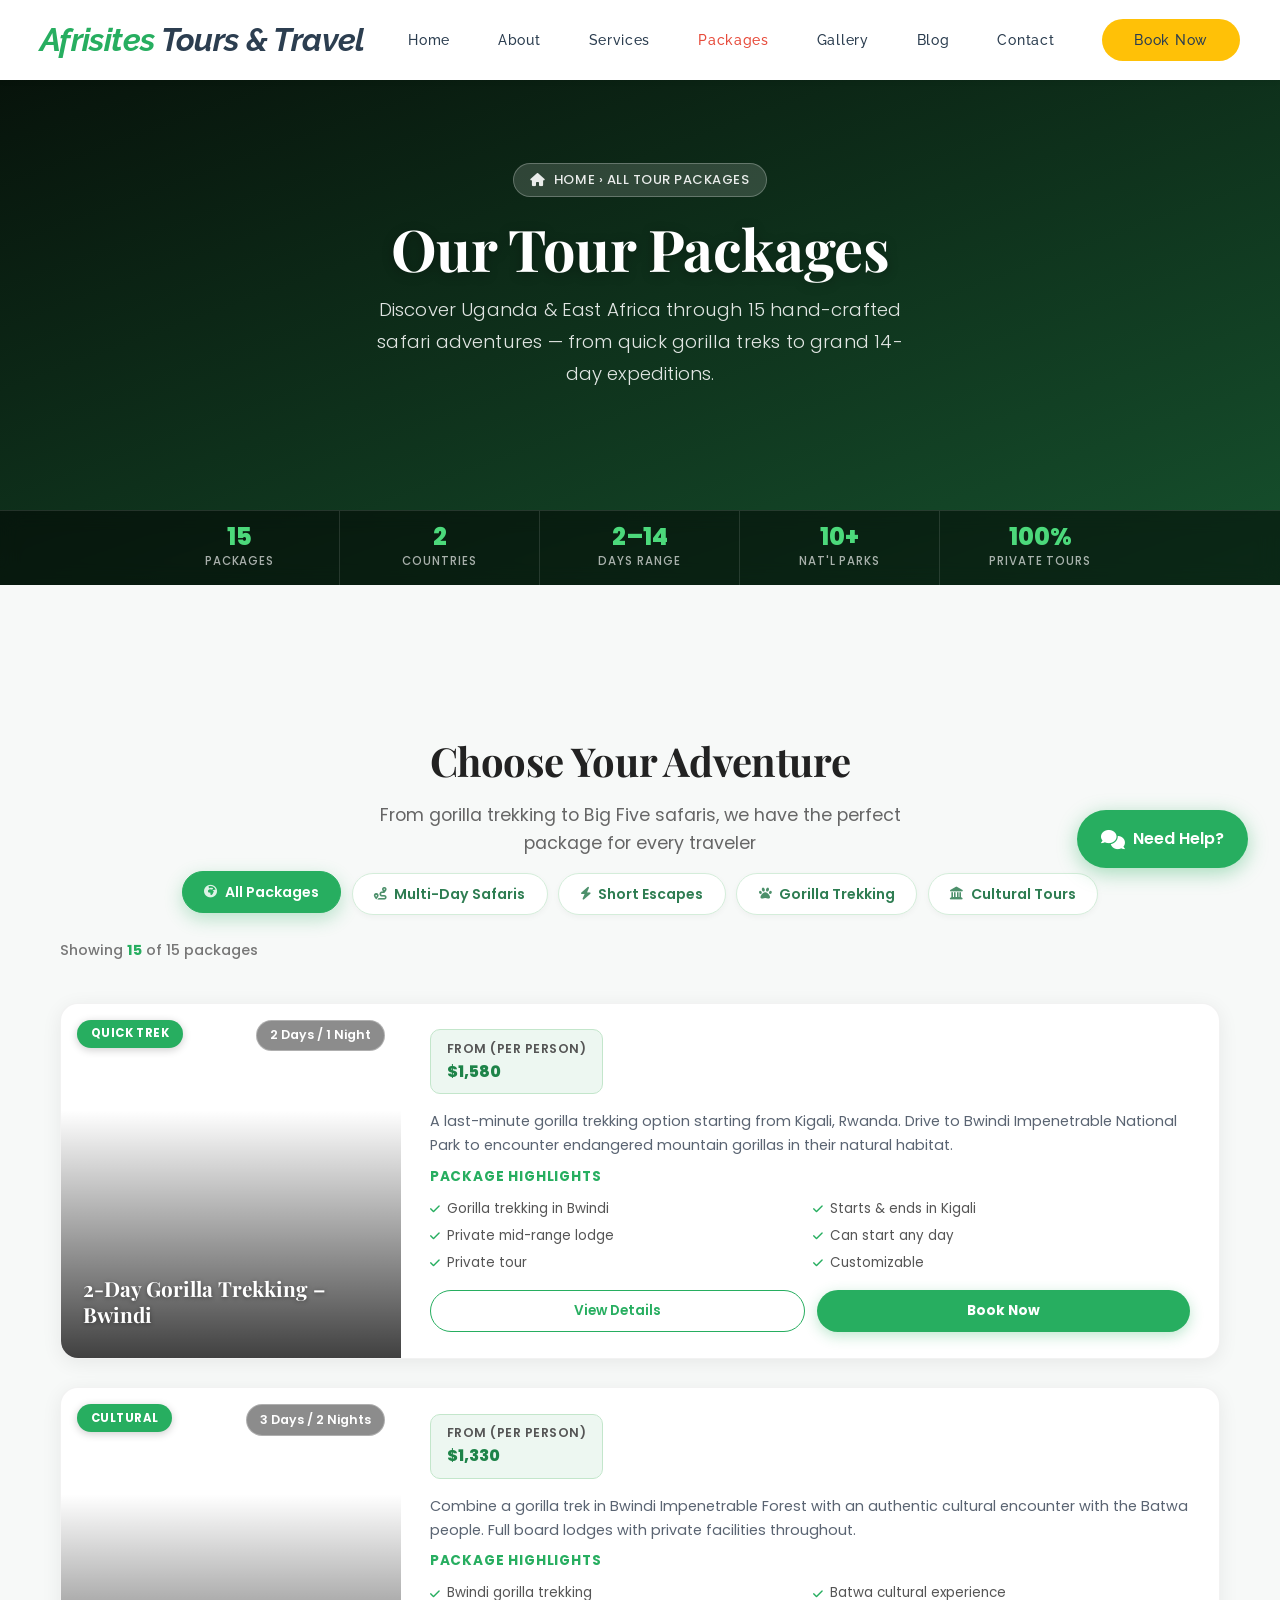
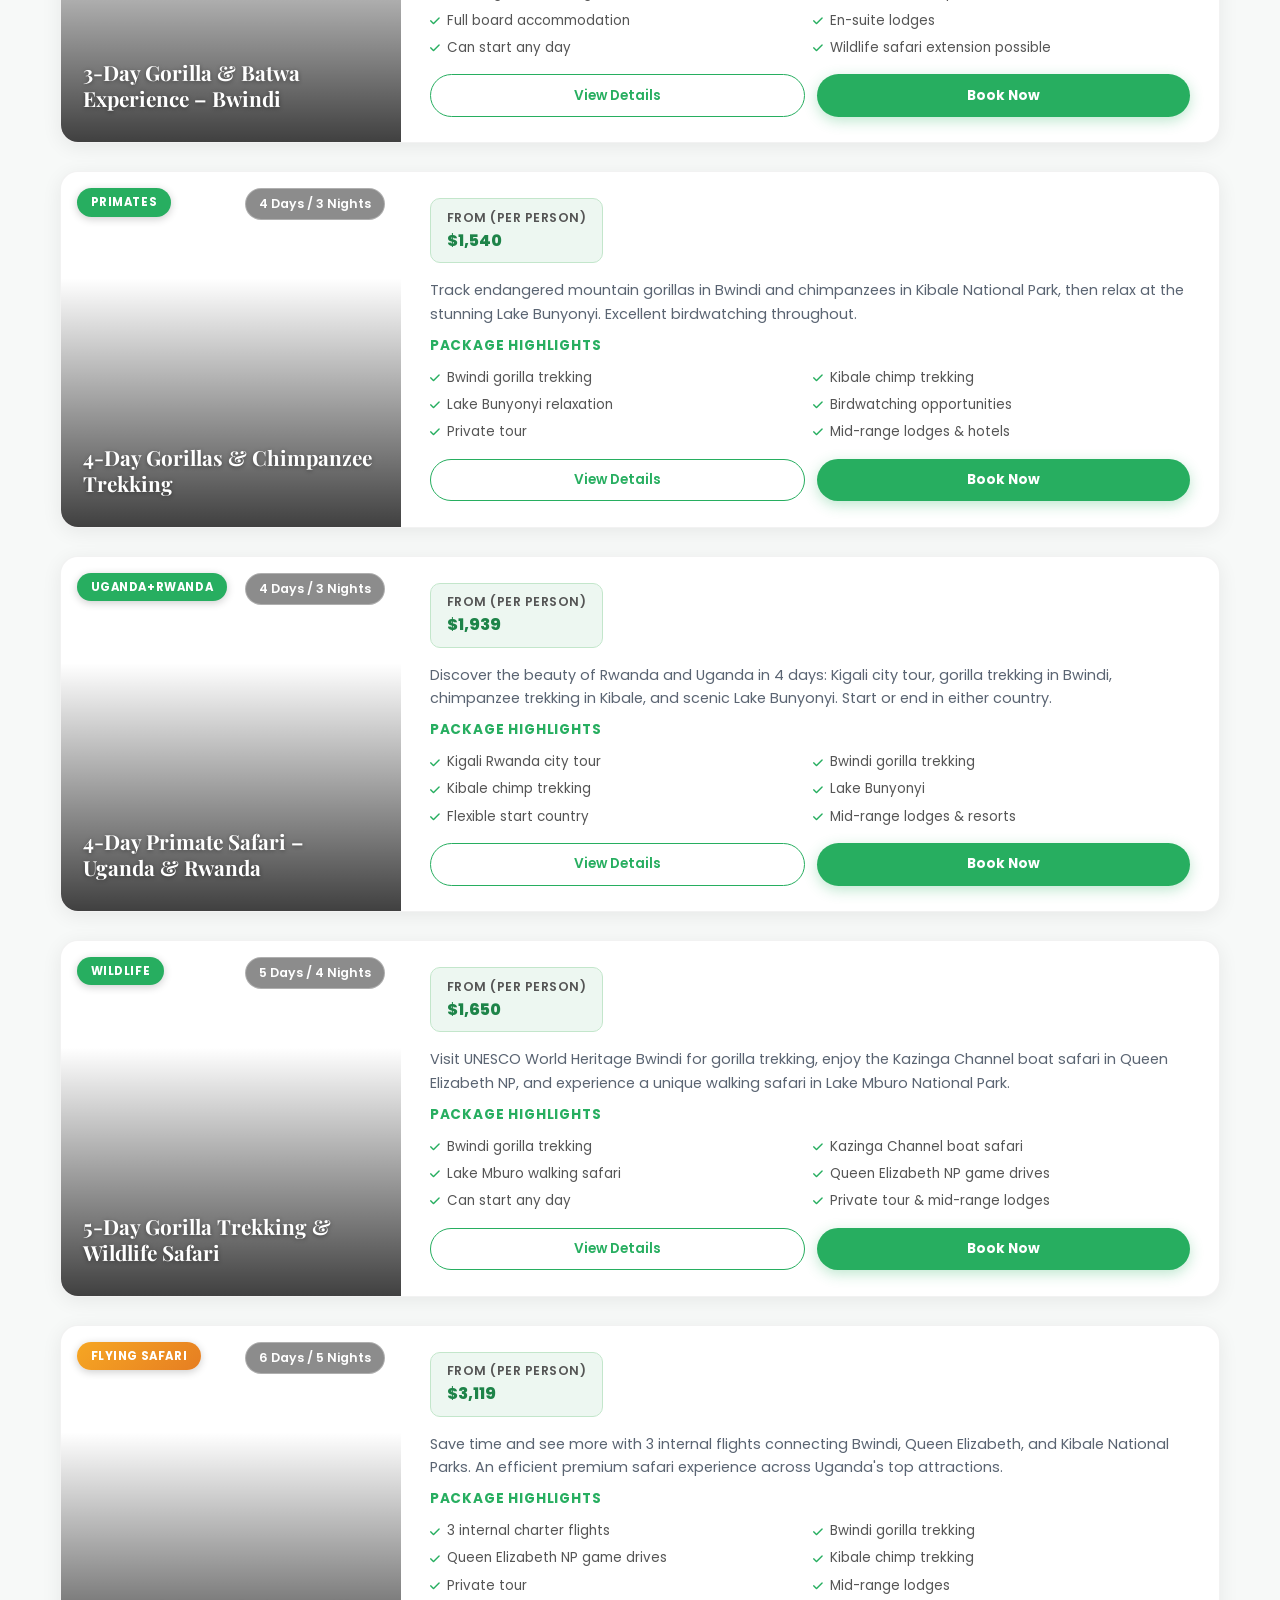
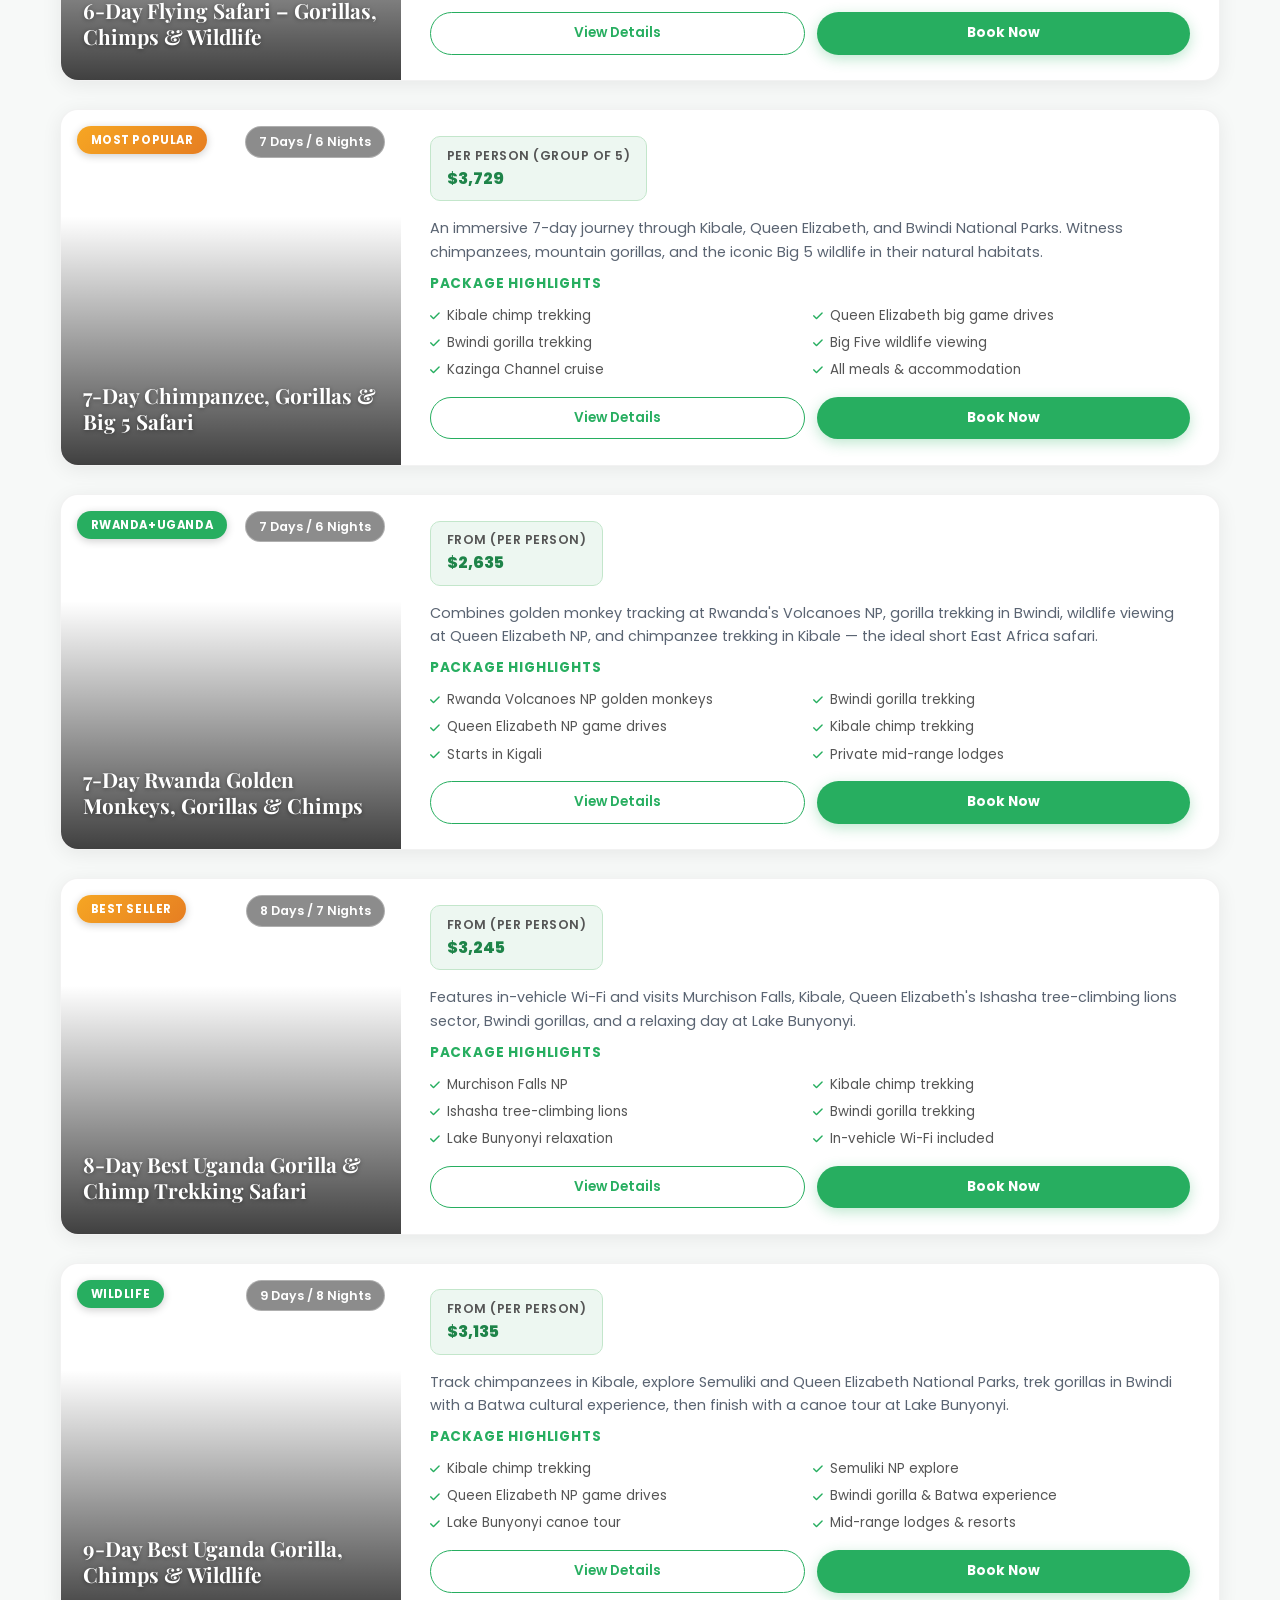
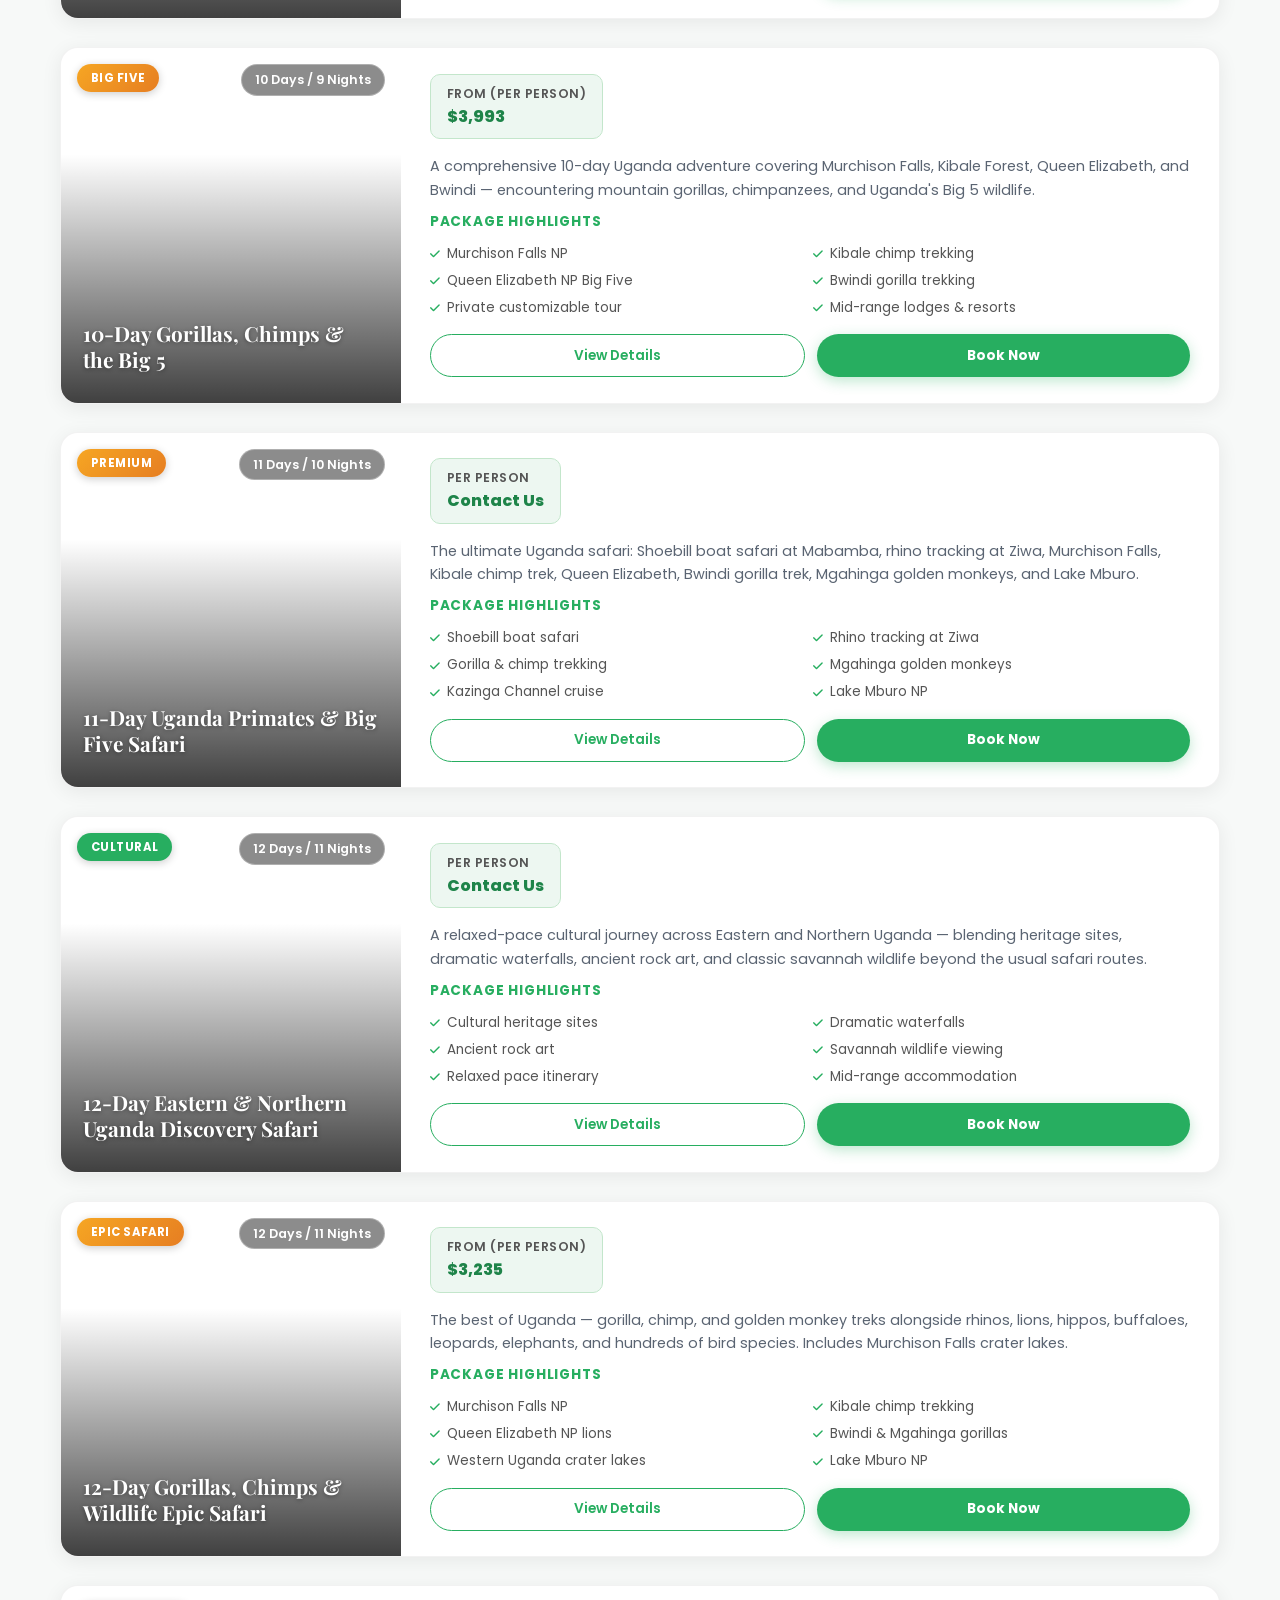
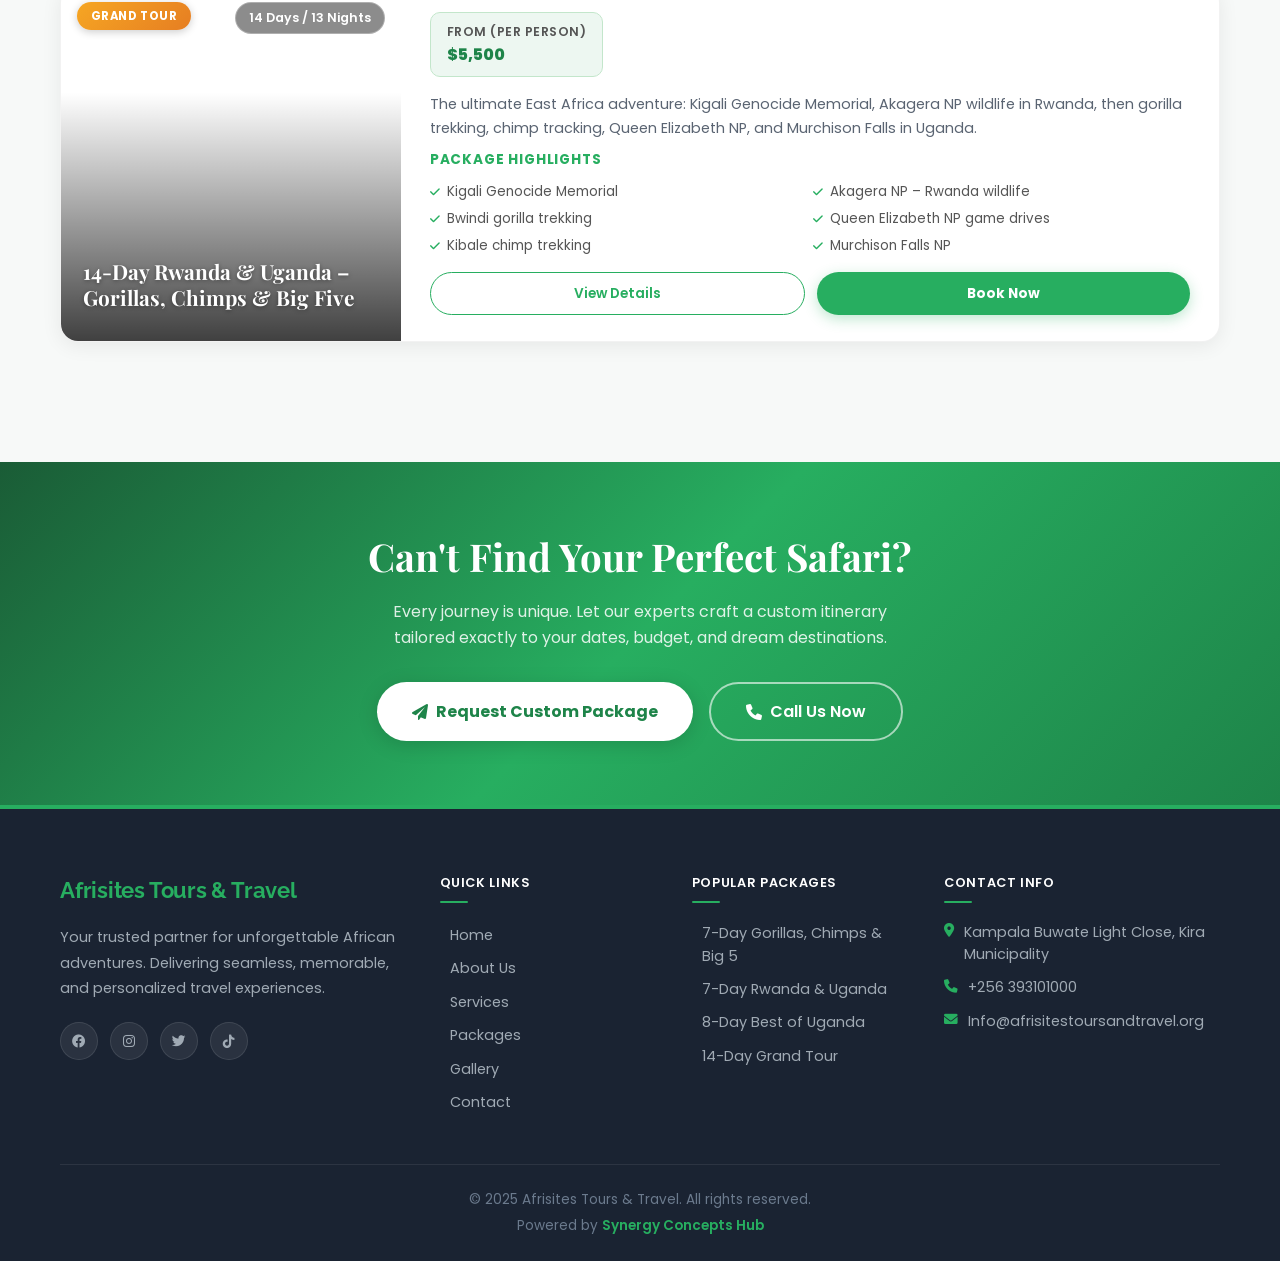
<file: packages.html>
<!DOCTYPE html>
<html lang="en">
<head>
    <meta charset="UTF-8">
    <meta name="viewport" content="width=device-width, initial-scale=1.0">
    <title>Tour Packages - Afrisites Tours & Travel | Uganda Safari Packages</title>
    <meta name="description" content="Discover our comprehensive tour packages including gorilla trekking, Big Five safaris, and cultural experiences across Uganda and Rwanda. Book your dream African adventure today.">
    <link rel="stylesheet" href="styles.css">
    <link href="https://fonts.googleapis.com/css2?family=Poppins:wght@300;400;500;600;700;800&family=Josefin+Sans:wght@400;500;600;700&family=Crimson+Text:wght@400;600;700&family=Raleway:wght@300;400;500;600;700;800&family=Playfair+Display:ital,wght@0,400;0,500;0,600;0,700;1,400&display=swap" rel="stylesheet">
    <link rel="stylesheet" href="https://cdnjs.cloudflare.com/ajax/libs/font-awesome/6.0.0/css/all.min.css">
    <style>
        /* ============================================================
           PACKAGES PAGE – POLISHED UI
        ============================================================ */

        /* ---- Hero ---- */
        .packages-hero {
            height: 65vh;
            min-height: 400px;
            background-color: #0d1f12;
            background-image: linear-gradient(160deg, rgba(0,0,0,0.55) 0%, rgba(39,174,96,0.35) 100%),
                              url('https://images.unsplash.com/photo-1516026672322-bc52d61a55d5?ixlib=rb-4.0.3&auto=format&fit=crop&w=2000&q=80');
            background-size: cover;
            background-position: center;
            display: flex;
            flex-direction: column;
            align-items: center;
            justify-content: center;
            text-align: center;
            color: white;
            position: relative;
        }

        .packages-hero .hero-content {
            padding: 0 1.5rem;
            animation: heroFadeUp 0.9s ease both;
        }

        @keyframes heroFadeUp {
            from { opacity: 0; transform: translateY(28px); }
            to   { opacity: 1; transform: translateY(0); }
        }

        .packages-hero .hero-breadcrumb {
            display: inline-flex;
            align-items: center;
            gap: 0.5rem;
            background: rgba(255,255,255,0.15);
            backdrop-filter: blur(6px);
            border: 1px solid rgba(255,255,255,0.25);
            border-radius: 30px;
            padding: 0.35rem 1rem;
            font-size: 0.82rem;
            font-weight: 500;
            letter-spacing: 0.04em;
            text-transform: uppercase;
            margin-bottom: 1.1rem;
            color: rgba(255,255,255,0.9);
        }

        .packages-hero h1 {
            font-family: 'Playfair Display', serif;
            font-size: clamp(2.2rem, 5vw, 3.6rem);
            font-weight: 700;
            line-height: 1.15;
            margin-bottom: 0.8rem;
            text-shadow: 0 2px 12px rgba(0,0,0,0.3);
        }

        .packages-hero p {
            font-size: clamp(0.95rem, 2vw, 1.15rem);
            color: rgba(255,255,255,0.88);
            max-width: 560px;
            margin: 0 auto 2rem;
        }

        /* Stats strip */
        .hero-stats {
            display: flex;
            justify-content: center;
            gap: 0;
            flex-wrap: wrap;
            position: absolute;
            bottom: 0;
            left: 0;
            right: 0;
            background: rgba(0,0,0,0.5);
            backdrop-filter: blur(10px);
            border-top: 1px solid rgba(255,255,255,0.12);
            pointer-events: none; /* display-only – must not block content below */
        }

        .hero-stat {
            flex: 1;
            min-width: 130px;
            max-width: 200px;
            padding: 0.9rem 1rem;
            text-align: center;
            border-right: 1px solid rgba(255,255,255,0.12);
        }

        .hero-stat:last-child { border-right: none; }

        .hero-stat-num {
            font-size: 1.5rem;
            font-weight: 800;
            color: #4cd97b;
            line-height: 1;
            margin-bottom: 0.2rem;
        }

        .hero-stat-label {
            font-size: 0.72rem;
            text-transform: uppercase;
            letter-spacing: 0.08em;
            color: rgba(255,255,255,0.65);
            font-weight: 500;
        }

        /* ---- Section header ---- */
        .packages-section {
            padding: 5rem 0 4rem;
            background: #f7f9f8;
        }

        .packages-section .section-header {
            margin-bottom: 1rem;
        }

        .packages-section .section-header h2 {
            font-family: 'Playfair Display', serif;
        }

        .results-bar {
            display: flex;
            align-items: center;
            justify-content: space-between;
            flex-wrap: wrap;
            gap: 0.75rem;
            margin-bottom: 2.5rem;
        }

        .results-count {
            font-size: 0.9rem;
            color: #777;
            font-weight: 500;
        }

        .results-count span {
            color: #27ae60;
            font-weight: 700;
        }

        /* ---- Filter pills ---- */
        .package-categories {
            display: flex;
            justify-content: center;
            flex-wrap: wrap;
            gap: 0.65rem;
            margin-bottom: 1.5rem;
            position: relative;
            z-index: 10;
        }

        .category-btn {
            display: inline-flex;
            align-items: center;
            gap: 0.45rem;
            background: white;
            border: 1.5px solid #d4edda;
            color: #2e7d52;
            padding: 0.6rem 1.35rem;
            border-radius: 30px;
            cursor: pointer;
            font-weight: 600;
            font-size: 0.88rem;
            transition: all 0.25s ease;
            font-family: 'Poppins', sans-serif;
            box-shadow: 0 2px 6px rgba(0,0,0,0.04);
            position: relative;
            z-index: 10;
            pointer-events: all;
            touch-action: manipulation;
            -webkit-tap-highlight-color: rgba(39,174,96,0.2);
            user-select: none;
            -webkit-user-select: none;
        }

        .category-btn i {
            font-size: 0.8rem;
            opacity: 0.85;
        }

        .category-btn.active,
        .category-btn:hover {
            background: #27ae60;
            border-color: #27ae60;
            color: white;
            transform: translateY(-2px);
            box-shadow: 0 6px 18px rgba(39,174,96,0.3);
        }

        /* ---- Card grid ---- */
        .packages-grid {
            display: grid;
            grid-template-columns: 1fr;
            gap: 1.75rem;
            margin-bottom: 3.5rem;
        }

        .package-card {
            background: white;
            border-radius: 18px;
            overflow: hidden;
            box-shadow: 0 4px 20px rgba(0,0,0,0.07);
            border: 1px solid rgba(0,0,0,0.05);
            transition: transform 0.3s ease, box-shadow 0.3s ease;
            position: relative;
            display: grid;
            grid-template-columns: 340px 1fr;
            min-height: 290px;
        }

        .package-card:hover {
            transform: translateY(-6px);
            box-shadow: 0 20px 50px rgba(0,0,0,0.13);
        }

        /* ---- Card image panel ---- */
        .package-header {
            position: relative;
            height: 100%;
            background-size: cover;
            background-position: center;
            display: flex;
            flex-direction: column;
            justify-content: flex-end;
            overflow: hidden;
        }

        .package-header::before {
            content: '';
            position: absolute;
            inset: 0;
            background: linear-gradient(to bottom, transparent 30%, rgba(0,0,0,0.75) 100%);
            z-index: 1;
        }

        .package-header-content {
            position: relative;
            z-index: 2;
            padding: 1.4rem 1.4rem 1.5rem;
        }

        .package-header h3 {
            font-family: 'Playfair Display', serif;
            color: white;
            font-size: 1.3rem;
            margin-bottom: 0.45rem;
            font-weight: 700;
            line-height: 1.25;
            text-shadow: 0 1px 4px rgba(0,0,0,0.4);
        }

        .package-duration {
            position: absolute;
            top: 1rem;
            right: 1rem;
            z-index: 3;
            display: inline-flex;
            align-items: center;
            gap: 0.4rem;
            background: rgba(0,0,0,0.45);
            backdrop-filter: blur(6px);
            border: 1px solid rgba(255,255,255,0.3);
            color: white;
            font-weight: 600;
            font-size: 0.78rem;
            padding: 0.3rem 0.8rem;
            border-radius: 20px;
        }

        /* ---- Badge ---- */
        .package-badge {
            position: absolute;
            top: 1rem;
            left: 1rem;
            z-index: 3;
            background: #27ae60;
            color: white;
            padding: 0.3rem 0.85rem;
            border-radius: 20px;
            font-weight: 700;
            font-size: 0.72rem;
            letter-spacing: 0.05em;
            text-transform: uppercase;
            box-shadow: 0 2px 8px rgba(0,0,0,0.2);
        }

        .package-badge.premium {
            background: linear-gradient(135deg, #f6a623, #e67e22);
        }

        /* ---- Card content ---- */
        .package-content {
            padding: 1.6rem 1.8rem;
            display: flex;
            flex-direction: column;
            justify-content: space-between;
            gap: 0.5rem;
        }

        .package-price {
            display: inline-flex;
            align-items: center;
            gap: 0.5rem;
            background: #edf7f1;
            border: 1px solid #c3e6cb;
            border-radius: 10px;
            padding: 0.55rem 1rem;
            margin-bottom: 0.5rem;
            width: fit-content;
        }

        .price-label {
            font-size: 0.78rem;
            color: #555;
            font-weight: 600;
            text-transform: uppercase;
            letter-spacing: 0.04em;
        }

        .price-amount {
            font-size: 1rem;
            font-weight: 800;
            color: #1e8449;
        }

        .package-summary {
            color: #5a6472;
            line-height: 1.65;
            font-size: 0.9rem;
            flex-shrink: 0;
        }

        .package-highlights {
            flex-grow: 1;
        }

        .package-highlights h4 {
            color: #222;
            margin-bottom: 0.65rem;
            font-weight: 700;
            font-size: 0.85rem;
            text-transform: uppercase;
            letter-spacing: 0.06em;
            color: #27ae60;
        }

        .highlights-list {
            display: grid;
            grid-template-columns: repeat(2, 1fr);
            gap: 0.35rem;
        }

        .highlight-item {
            display: flex;
            align-items: center;
            gap: 0.45rem;
            color: #555;
            font-size: 0.84rem;
        }

        .highlight-item i {
            color: #27ae60;
            font-size: 0.7rem;
            flex-shrink: 0;
        }

        /* ---- Card actions ---- */
        .package-actions {
            display: flex;
            gap: 0.7rem;
            margin-top: 0.5rem;
        }

        .btn-details {
            flex: 1;
            display: inline-flex;
            align-items: center;
            justify-content: center;
            gap: 0.4rem;
            background: transparent;
            border: 1.5px solid #27ae60;
            color: #27ae60;
            padding: 0.65rem 1rem;
            border-radius: 50px;
            font-weight: 600;
            cursor: pointer;
            transition: all 0.25s ease;
            font-size: 0.85rem;
            font-family: 'Poppins', sans-serif;
        }

        .btn-details:hover {
            background: #27ae60;
            color: white;
            box-shadow: 0 4px 14px rgba(39,174,96,0.3);
        }

        .btn-book {
            flex: 1;
            display: inline-flex;
            align-items: center;
            justify-content: center;
            gap: 0.4rem;
            background: #27ae60;
            color: white;
            border: none;
            padding: 0.65rem 1rem;
            border-radius: 50px;
            font-weight: 700;
            cursor: pointer;
            transition: all 0.25s ease;
            font-size: 0.85rem;
            font-family: 'Poppins', sans-serif;
            box-shadow: 0 4px 14px rgba(39,174,96,0.3);
        }

        .btn-book:hover {
            background: #e74c3c;
            box-shadow: 0 6px 20px rgba(231,76,60,0.35);
            transform: translateY(-2px);
        }

        /* ---- Modal ---- */
        .package-modal {
            position: fixed;
            inset: 0;
            background: rgba(10,20,30,0.82);
            backdrop-filter: blur(6px);
            display: none;
            justify-content: center;
            align-items: center;
            z-index: 10000;
            padding: 1.5rem;
        }

        .package-modal.active {
            display: flex;
            animation: modalIn 0.3s cubic-bezier(0.34,1.56,0.64,1);
        }

        @keyframes modalIn {
            from { opacity: 0; transform: scale(0.92) translateY(20px); }
            to   { opacity: 1; transform: scale(1) translateY(0); }
        }

        .modal-content {
            background: #fff;
            border-radius: 22px;
            width: 100%;
            max-width: 880px;
            max-height: 92vh;
            overflow-y: auto;
            position: relative;
            box-shadow: 0 40px 100px rgba(0,0,0,0.45);
            scrollbar-width: thin;
            scrollbar-color: #c8e6c9 transparent;
        }

        .modal-content::-webkit-scrollbar { width: 6px; }
        .modal-content::-webkit-scrollbar-track { background: transparent; }
        .modal-content::-webkit-scrollbar-thumb { background: #c8e6c9; border-radius: 3px; }

        .modal-header {
            background: linear-gradient(135deg, #145a32 0%, #1e8449 45%, #27ae60 100%);
            color: white;
            padding: 2rem 2.5rem 1.75rem;
            border-radius: 22px 22px 0 0;
            position: sticky;
            top: 0;
            z-index: 10;
            overflow: hidden;
        }

        .modal-header::before {
            content: '';
            position: absolute;
            top: -40px; right: -40px;
            width: 180px; height: 180px;
            border-radius: 50%;
            background: rgba(255,255,255,0.07);
            pointer-events: none;
        }

        .modal-header::after {
            content: '';
            position: absolute;
            bottom: -60px; left: 30%;
            width: 260px; height: 260px;
            border-radius: 50%;
            background: rgba(255,255,255,0.05);
            pointer-events: none;
        }

        .modal-header h2 {
            font-family: 'Playfair Display', serif;
            font-size: 1.6rem;
            font-weight: 700;
            padding-right: 3rem;
            line-height: 1.3;
            position: relative;
            z-index: 1;
        }

        .modal-header p {
            font-size: 0.88rem;
            opacity: 0.8;
            margin-top: 0.35rem;
            position: relative;
            z-index: 1;
            display: flex;
            align-items: center;
            gap: 0.4rem;
        }

        .modal-close {
            position: absolute;
            top: 1.1rem;
            right: 1.1rem;
            background: rgba(255,255,255,0.18);
            border: 1px solid rgba(255,255,255,0.25);
            color: white;
            width: 38px;
            height: 38px;
            border-radius: 50%;
            font-size: 1rem;
            cursor: pointer;
            display: flex;
            align-items: center;
            justify-content: center;
            transition: all 0.2s;
            z-index: 2;
        }

        .modal-close:hover {
            background: rgba(255,255,255,0.32);
            transform: rotate(90deg);
        }

        .modal-body {
            padding: 2rem 2.5rem;
        }

        /* Itinerary */
        .modal-section-title {
            font-family: 'Playfair Display', serif;
            font-size: 1.15rem;
            font-weight: 700;
            color: #145a32;
            margin-bottom: 1.25rem;
            display: flex;
            align-items: center;
            gap: 0.6rem;
        }

        .modal-section-title i {
            color: #27ae60;
            font-size: 1rem;
        }

        .itinerary-day {
            margin-bottom: 1rem;
            padding: 1rem 1.25rem;
            border-left: 3px solid #27ae60;
            background: #f4fbf7;
            border-radius: 0 12px 12px 0;
            transition: border-color 0.2s, background 0.2s;
        }

        .itinerary-day:hover {
            border-left-color: #1e8449;
            background: #ecf7f1;
        }

        .day-header {
            font-family: 'Poppins', sans-serif;
            font-size: 0.82rem;
            color: #1e8449;
            margin-bottom: 0.4rem;
            font-weight: 700;
            text-transform: uppercase;
            letter-spacing: 0.04em;
        }

        .day-activities {
            color: #4a5568;
            line-height: 1.75;
            font-size: 0.9rem;
        }

        /* Pricing */
        .pricing-section {
            background: linear-gradient(135deg, #f0faf5, #e8f5ee);
            border: 1px solid #b2dfdb;
            padding: 1.5rem;
            border-radius: 16px;
            margin: 1.75rem 0;
        }

        .pricing-section .modal-section-title { margin-bottom: 1rem; }

        .pricing-grid {
            display: grid;
            grid-template-columns: repeat(auto-fit, minmax(190px, 1fr));
            gap: 1rem;
            margin-top: 0.75rem;
        }

        .pricing-item {
            background: white;
            padding: 1.25rem;
            border-radius: 12px;
            text-align: center;
            box-shadow: 0 3px 12px rgba(39,174,96,0.1);
            border-top: 3px solid #27ae60;
        }

        .pricing-item-type {
            font-size: 0.78rem;
            text-transform: uppercase;
            letter-spacing: 0.07em;
            color: #888;
            font-weight: 600;
            margin-bottom: 0.5rem;
        }

        .pricing-item-price {
            font-size: 1.5rem;
            font-weight: 800;
            color: #1e8449;
            margin-bottom: 0.4rem;
        }

        .pricing-item-includes {
            font-size: 0.82rem;
            color: #666;
            line-height: 1.5;
        }

        /* Inclusions / Exclusions / Premium */
        .modal-list-section {
            margin-top: 1.5rem;
            padding: 1.25rem 1.5rem;
            border-radius: 14px;
        }

        .modal-list-section.inclusions {
            background: #f4fbf7;
            border: 1px solid #c8e6c9;
        }

        .modal-list-section.exclusions {
            background: #fdf9f0;
            border: 1px solid #f5deb3;
        }

        .modal-list-section.premium {
            background: #f7f4fd;
            border: 1px solid #d4b8f5;
        }

        .modal-list-section ul {
            list-style: none;
            margin-top: 0.75rem;
            display: grid;
            grid-template-columns: repeat(auto-fill, minmax(220px, 1fr));
            gap: 0.4rem 1.5rem;
        }

        .modal-list-section ul li {
            font-size: 0.9rem;
            color: #4a5568;
            display: flex;
            align-items: flex-start;
            gap: 0.5rem;
            line-height: 1.5;
            padding: 0.2rem 0;
        }

        .modal-list-section ul li::before {
            font-family: 'Font Awesome 6 Free';
            font-weight: 900;
            flex-shrink: 0;
            margin-top: 0.1rem;
        }

        .modal-list-section.inclusions ul li::before {
            content: '\f00c';
            color: #27ae60;
            font-size: 0.75rem;
        }

        .modal-list-section.exclusions ul li::before {
            content: '\f00d';
            color: #e67e22;
            font-size: 0.75rem;
        }

        .modal-list-section.premium ul li::before {
            content: '\f005';
            color: #9b59b6;
            font-size: 0.72rem;
        }

        /* Modal CTA */
        .modal-cta {
            display: flex;
            gap: 1rem;
            margin-top: 2rem;
            padding-top: 1.75rem;
            border-top: 1px solid #e8f5ee;
            flex-wrap: wrap;
        }

        .modal-cta-book {
            flex: 1;
            min-width: 180px;
            background: linear-gradient(135deg, #1e8449, #27ae60);
            color: white;
            border: none;
            padding: 1rem 1.5rem;
            border-radius: 50px;
            font-weight: 700;
            font-size: 1rem;
            cursor: pointer;
            display: flex;
            align-items: center;
            justify-content: center;
            gap: 0.6rem;
            transition: all 0.3s;
            box-shadow: 0 5px 18px rgba(39,174,96,0.35);
            font-family: 'Poppins', sans-serif;
        }

        .modal-cta-book:hover {
            transform: translateY(-2px);
            box-shadow: 0 8px 24px rgba(39,174,96,0.45);
        }

        .modal-cta-contact {
            flex: 1;
            min-width: 180px;
            background: transparent;
            color: #1e8449;
            border: 2px solid #27ae60;
            padding: 1rem 1.5rem;
            border-radius: 50px;
            font-weight: 600;
            font-size: 1rem;
            cursor: pointer;
            display: flex;
            align-items: center;
            justify-content: center;
            gap: 0.6rem;
            transition: all 0.3s;
            text-decoration: none;
            font-family: 'Poppins', sans-serif;
        }

        .modal-cta-contact:hover {
            background: #f0faf5;
        }

        /* Book Now Modal */
        .book-modal-overlay {
            position: fixed;
            inset: 0;
            background: rgba(10,20,30,0.82);
            backdrop-filter: blur(6px);
            display: flex;
            justify-content: center;
            align-items: center;
            z-index: 10002;
            padding: 1.5rem;
            animation: modalIn 0.3s cubic-bezier(0.34,1.56,0.64,1);
        }

        .book-modal-card {
            background: white;
            border-radius: 22px;
            width: 100%;
            max-width: 480px;
            overflow: hidden;
            box-shadow: 0 40px 100px rgba(0,0,0,0.4);
            position: relative;
        }

        .book-modal-header {
            background: linear-gradient(135deg, #145a32, #27ae60);
            padding: 2rem 2rem 1.75rem;
            color: white;
            position: relative;
            overflow: hidden;
        }

        .book-modal-header::before {
            content: '';
            position: absolute;
            top: -30px; right: -30px;
            width: 130px; height: 130px;
            border-radius: 50%;
            background: rgba(255,255,255,0.08);
        }

        .book-modal-icon {
            width: 52px;
            height: 52px;
            border-radius: 14px;
            background: rgba(255,255,255,0.15);
            border: 1px solid rgba(255,255,255,0.25);
            display: flex;
            align-items: center;
            justify-content: center;
            font-size: 1.4rem;
            margin-bottom: 1rem;
        }

        .book-modal-header h3 {
            font-family: 'Playfair Display', serif;
            font-size: 1.3rem;
            font-weight: 700;
            margin-bottom: 0.3rem;
            position: relative;
        }

        .book-modal-header p {
            font-size: 0.88rem;
            opacity: 0.8;
            line-height: 1.5;
            position: relative;
        }

        .book-modal-close {
            position: absolute;
            top: 1rem; right: 1rem;
            background: rgba(255,255,255,0.18);
            border: 1px solid rgba(255,255,255,0.25);
            color: white;
            width: 36px; height: 36px;
            border-radius: 50%;
            font-size: 0.9rem;
            cursor: pointer;
            display: flex;
            align-items: center;
            justify-content: center;
            transition: all 0.2s;
            z-index: 2;
        }

        .book-modal-close:hover {
            background: rgba(255,255,255,0.3);
            transform: rotate(90deg);
        }

        .book-modal-body {
            padding: 1.75rem 2rem;
            display: flex;
            flex-direction: column;
            gap: 0.85rem;
        }

        .book-modal-option {
            display: flex;
            align-items: center;
            gap: 1rem;
            padding: 1rem 1.25rem;
            border-radius: 14px;
            text-decoration: none;
            transition: all 0.25s;
            border: 1.5px solid transparent;
        }

        .book-modal-option.call {
            background: #f4fbf7;
            border-color: #c8e6c9;
            color: #1e8449;
        }

        .book-modal-option.call:hover {
            background: #e8f5ee;
            border-color: #27ae60;
            transform: translateX(4px);
        }

        .book-modal-option.email {
            background: #f0f6ff;
            border-color: #c5d9f5;
            color: #2563eb;
        }

        .book-modal-option.email:hover {
            background: #e0ecff;
            border-color: #93b8f5;
            transform: translateX(4px);
        }

        .book-modal-option.whatsapp {
            background: #f2fbf4;
            border-color: #b8e8c2;
            color: #128c7e;
        }

        .book-modal-option.whatsapp:hover {
            background: #e2f7e6;
            border-color: #25d366;
            transform: translateX(4px);
        }

        .book-modal-option.form {
            background: #fdf9f0;
            border-color: #f5deb3;
            color: #b45309;
        }

        .book-modal-option.form:hover {
            background: #fef3db;
            border-color: #f0c060;
            transform: translateX(4px);
        }

        .book-opt-icon {
            width: 42px;
            height: 42px;
            border-radius: 11px;
            display: flex;
            align-items: center;
            justify-content: center;
            font-size: 1.1rem;
            flex-shrink: 0;
        }

        .book-modal-option.call .book-opt-icon { background: #d4efdf; color: #1e8449; }
        .book-modal-option.email .book-opt-icon { background: #dbeafe; color: #2563eb; }
        .book-modal-option.whatsapp .book-opt-icon { background: #d5f5de; color: #128c7e; }
        .book-modal-option.form .book-opt-icon { background: #fde8b4; color: #b45309; }

        .book-opt-text strong {
            display: block;
            font-weight: 700;
            font-size: 0.92rem;
            margin-bottom: 0.1rem;
        }

        .book-opt-text span {
            font-size: 0.8rem;
            opacity: 0.75;
        }

        .pricing-section {
            background: linear-gradient(135deg, #f0faf5, #e8f5ee);
            border: 1px solid #b2dfdb;
            padding: 1.5rem;
            border-radius: 16px;
            margin: 1.75rem 0;
        }

        .pricing-section .modal-section-title { margin-bottom: 1rem; }

        .pricing-grid {
            display: grid;
            grid-template-columns: repeat(auto-fit, minmax(190px, 1fr));
            gap: 1rem;
            margin-top: 0.75rem;
        }

        .pricing-item {
            background: white;
            padding: 1.25rem;
            border-radius: 12px;
            text-align: center;
            box-shadow: 0 3px 12px rgba(39,174,96,0.1);
            border-top: 3px solid #27ae60;
        }

        /* ---- CTA Strip ---- */
        .packages-cta {
            background: linear-gradient(135deg, #1a5c36 0%, #27ae60 50%, #1e8449 100%);
            color: white;
            padding: 4rem 0;
            text-align: center;
        }

        .packages-cta h2 {
            font-family: 'Playfair Display', serif;
            font-size: clamp(1.6rem, 3vw, 2.4rem);
            font-weight: 700;
            margin-bottom: 0.75rem;
        }

        .packages-cta p {
            font-size: 1rem;
            opacity: 0.85;
            margin-bottom: 2rem;
            max-width: 520px;
            margin-left: auto;
            margin-right: auto;
        }

        .packages-cta .cta-btns {
            display: flex;
            gap: 1rem;
            justify-content: center;
            flex-wrap: wrap;
        }

        .packages-cta .cta-primary {
            background: white;
            color: #1e8449;
            border: none;
            padding: 0.9rem 2.2rem;
            border-radius: 50px;
            font-weight: 700;
            font-size: 1rem;
            cursor: pointer;
            text-decoration: none;
            display: inline-flex;
            align-items: center;
            gap: 0.5rem;
            transition: all 0.25s;
            box-shadow: 0 4px 20px rgba(0,0,0,0.15);
        }

        .packages-cta .cta-primary:hover {
            transform: translateY(-3px);
            box-shadow: 0 8px 28px rgba(0,0,0,0.2);
        }

        .packages-cta .cta-secondary {
            background: transparent;
            color: white;
            border: 2px solid rgba(255,255,255,0.6);
            padding: 0.9rem 2.2rem;
            border-radius: 50px;
            font-weight: 600;
            font-size: 1rem;
            cursor: pointer;
            text-decoration: none;
            display: inline-flex;
            align-items: center;
            gap: 0.5rem;
            transition: all 0.25s;
        }

        .packages-cta .cta-secondary:hover {
            background: rgba(255,255,255,0.15);
            border-color: white;
        }

        /* ---- Responsive ---- */
        @media (max-width: 1024px) {
            .package-card {
                grid-template-columns: 280px 1fr;
            }
        }

        @media (max-width: 768px) {
            .packages-hero {
                height: auto;
                min-height: 50vh;
                padding: 80px 1rem 70px; /* bottom padding keeps hero text above the stats bar */
                background-attachment: scroll;
            }

            .packages-hero h1 {
                font-size: 2rem;
            }

            .packages-hero p {
                font-size: 0.95rem;
                margin-bottom: 0;
            }

            .hero-stats {
                flex-wrap: wrap;
                /* Ensure any overflow stays within the hero section */
                max-height: none;
            }

            .package-categories {
                gap: 0.45rem;
            }

            .category-btn {
                padding: 0.5rem 1rem;
                font-size: 0.82rem;
            }

            .package-card {
                grid-template-columns: 1fr;
                min-height: auto;
            }

            .package-header {
                height: 220px;
            }

            .package-actions {
                flex-direction: column;
            }

            .highlights-list {
                grid-template-columns: 1fr;
            }

            .modal-content {
                max-height: 92vh;
                border-radius: 16px;
            }

            .modal-header {
                padding: 1.5rem 1.5rem 1.25rem;
                border-radius: 16px 16px 0 0;
            }

            .modal-body {
                padding: 1.25rem 1.5rem;
            }

            .modal-list-section ul {
                grid-template-columns: 1fr;
            }

            .modal-cta {
                flex-direction: column;
            }

            .book-modal-card {
                border-radius: 16px;
            }

            .hero-stat {
                min-width: 90px;
                padding: 0.7rem 0.6rem;
            }
        }

        @media (max-width: 480px) {
            .hero-stats {
                display: grid;
                grid-template-columns: repeat(3, 1fr);
                width: 100%;
            }

            .hero-stat {
                min-width: 0;
                border-right: none;
                border-bottom: 1px solid rgba(255,255,255,0.12);
            }

            .hero-stat-num {
                font-size: 1.2rem;
            }

            .packages-section {
                padding: 5.5rem 0 3rem; /* extra top clearance for the 2-row hero-stats bar on small phones */
            }

            .package-content {
                padding: 1rem 1.1rem;
            }
        }
    </style>
</head>
<body>
    <!-- Navigation -->
    <nav class="navbar">
        <div class="nav-container">
            <div class="nav-logo">
                <h2><a href="index.html" style="text-decoration: none;"><span class="logo-sun">Afrisites</span><span class="logo-tour"> Tours & Travel</span></a></h2>
            </div>
            <ul class="nav-menu">
                <li><a href="index.html">Home</a></li>
                <li><a href="index.html#about">About</a></li>
                <li><a href="index.html#services">Services</a></li>
                <li><a href="packages.html" class="active">Packages</a></li>
                <li><a href="gallery.html">Gallery</a></li>
                <li><a href="blog.html">Blog</a></li>
                <li><a href="index.html#contact">Contact</a></li>
                <li><a href="index.html#book-now" class="cta-btn">Book Now</a></li>
            </ul>
            <div class="hamburger">
                <span></span>
                <span></span>
                <span></span>
            </div>
        </div>
    </nav>

    <!-- Packages Hero Section -->
    <section class="packages-hero">
        <div class="hero-content">
            <div class="hero-breadcrumb">
                <i class="fas fa-home"></i> Home &rsaquo; All Tour Packages
            </div>
            <h1>Our Tour Packages</h1>
            <p>Discover Uganda & East Africa through 15 hand-crafted safari adventures — from quick gorilla treks to grand 14-day expeditions.</p>
        </div>
        <div class="hero-stats">
            <div class="hero-stat">
                <div class="hero-stat-num">15</div>
                <div class="hero-stat-label">Packages</div>
            </div>
            <div class="hero-stat">
                <div class="hero-stat-num">2</div>
                <div class="hero-stat-label">Countries</div>
            </div>
            <div class="hero-stat">
                <div class="hero-stat-num">2–14</div>
                <div class="hero-stat-label">Days Range</div>
            </div>
            <div class="hero-stat">
                <div class="hero-stat-num">10+</div>
                <div class="hero-stat-label">Nat'l Parks</div>
            </div>
            <div class="hero-stat">
                <div class="hero-stat-num">100%</div>
                <div class="hero-stat-label">Private Tours</div>
            </div>
        </div>
    </section>

    <!-- Packages Section -->
    <section class="packages-section">
        <div class="container">
            <div class="section-header">
                <h2>Choose Your Adventure</h2>
                <p>From gorilla trekking to Big Five safaris, we have the perfect package for every traveler</p>
            </div>

            <!-- Package Categories -->
            <div class="package-categories">
                <button type="button" class="category-btn active" data-category="all" onclick="filterPackages('all')"><i class="fas fa-globe-africa"></i> All Packages</button>
                <button type="button" class="category-btn" data-category="multi-day" onclick="filterPackages('multi-day')"><i class="fas fa-route"></i> Multi-Day Safaris</button>
                <button type="button" class="category-btn" data-category="short" onclick="filterPackages('short')"><i class="fas fa-bolt"></i> Short Escapes</button>
                <button type="button" class="category-btn" data-category="gorilla" onclick="filterPackages('gorilla')"><i class="fas fa-paw"></i> Gorilla Trekking</button>
                <button type="button" class="category-btn" data-category="cultural" onclick="filterPackages('cultural')"><i class="fas fa-landmark"></i> Cultural Tours</button>
            </div>

            <!-- Results bar -->
            <div class="results-bar">
                <p class="results-count">Showing <span id="visibleCount">15</span> of 15 packages</p>
            </div>

            <!-- Packages Grid -->
            <div class="packages-grid" id="packagesGrid">

                <!-- 2-Day Gorilla Trekking Safari – Bwindi -->
                <div id="gorilla-2day" class="package-card" data-category="short gorilla">
                    <div class="package-badge">Quick Trek</div>
                    <div class="package-header" style="background-image: url('https://images.unsplash.com/photo-1564760055775-d63b17a55c44?ixlib=rb-4.0.3&auto=format&fit=crop&w=800&q=80');">
                        <div class="package-duration">2 Days / 1 Night</div>
                        <div class="package-header-content">
                            <h3>2-Day Gorilla Trekking – Bwindi</h3>
                        </div>
                    </div>
                    <div class="package-content">
                        <div class="package-price">
                            <div class="price-item">
                                <div class="price-label">From (per person)</div>
                                <div class="price-amount">$1,580</div>
                            </div>
                        </div>
                        <div class="package-summary">
                            A last-minute gorilla trekking option starting from Kigali, Rwanda. Drive to Bwindi Impenetrable National Park to encounter endangered mountain gorillas in their natural habitat.
                        </div>
                        <div class="package-highlights">
                            <h4>Package Highlights</h4>
                            <div class="highlights-list">
                                <div class="highlight-item"><i class="fas fa-check"></i><span>Gorilla trekking in Bwindi</span></div>
                                <div class="highlight-item"><i class="fas fa-check"></i><span>Starts & ends in Kigali</span></div>
                                <div class="highlight-item"><i class="fas fa-check"></i><span>Private mid-range lodge</span></div>
                                <div class="highlight-item"><i class="fas fa-check"></i><span>Can start any day</span></div>
                                <div class="highlight-item"><i class="fas fa-check"></i><span>Private tour</span></div>
                                <div class="highlight-item"><i class="fas fa-check"></i><span>Customizable</span></div>
                            </div>
                        </div>
                        <div class="package-actions">
                            <button class="btn-details" onclick="showPackageDetails('gorilla-2day')">View Details</button>
                            <button class="btn-book" onclick="bookPackage('2-Day Gorilla Trekking – Bwindi')">Book Now</button>
                        </div>
                    </div>
                </div>

                <!-- 3-Day Gorilla Trekking & Batwa Experience -->
                <div id="gorilla-3day-batwa" class="package-card" data-category="short gorilla cultural">
                    <div class="package-badge">Cultural</div>
                    <div class="package-header" style="background-image: url('https://images.unsplash.com/photo-1558618666-fcd25c85cd64?ixlib=rb-4.0.3&auto=format&fit=crop&w=800&q=80');">
                        <div class="package-duration">3 Days / 2 Nights</div>
                        <div class="package-header-content">
                            <h3>3-Day Gorilla & Batwa Experience – Bwindi</h3>
                        </div>
                    </div>
                    <div class="package-content">
                        <div class="package-price">
                            <div class="price-item">
                                <div class="price-label">From (per person)</div>
                                <div class="price-amount">$1,330</div>
                            </div>
                        </div>
                        <div class="package-summary">
                            Combine a gorilla trek in Bwindi Impenetrable Forest with an authentic cultural encounter with the Batwa people. Full board lodges with private facilities throughout.
                        </div>
                        <div class="package-highlights">
                            <h4>Package Highlights</h4>
                            <div class="highlights-list">
                                <div class="highlight-item"><i class="fas fa-check"></i><span>Bwindi gorilla trekking</span></div>
                                <div class="highlight-item"><i class="fas fa-check"></i><span>Batwa cultural experience</span></div>
                                <div class="highlight-item"><i class="fas fa-check"></i><span>Full board accommodation</span></div>
                                <div class="highlight-item"><i class="fas fa-check"></i><span>En-suite lodges</span></div>
                                <div class="highlight-item"><i class="fas fa-check"></i><span>Can start any day</span></div>
                                <div class="highlight-item"><i class="fas fa-check"></i><span>Wildlife safari extension possible</span></div>
                            </div>
                        </div>
                        <div class="package-actions">
                            <button class="btn-details" onclick="showPackageDetails('gorilla-3day-batwa')">View Details</button>
                            <button class="btn-book" onclick="bookPackage('3-Day Gorilla & Batwa Experience – Bwindi')">Book Now</button>
                        </div>
                    </div>
                </div>

                <!-- 4-Day GORILLA & Chimpanzee Trekking -->
                <div id="gorilla-chimp-4day" class="package-card" data-category="short gorilla">
                    <div class="package-badge">Primates</div>
                    <div class="package-header" style="background-image: url('https://images.unsplash.com/photo-1516026672322-bc52d61a55d5?ixlib=rb-4.0.3&auto=format&fit=crop&w=800&q=80');">
                        <div class="package-duration">4 Days / 3 Nights</div>
                        <div class="package-header-content">
                            <h3>4-Day Gorillas & Chimpanzee Trekking</h3>
                        </div>
                    </div>
                    <div class="package-content">
                        <div class="package-price">
                            <div class="price-item">
                                <div class="price-label">From (per person)</div>
                                <div class="price-amount">$1,540</div>
                            </div>
                        </div>
                        <div class="package-summary">
                            Track endangered mountain gorillas in Bwindi and chimpanzees in Kibale National Park, then relax at the stunning Lake Bunyonyi. Excellent birdwatching throughout.
                        </div>
                        <div class="package-highlights">
                            <h4>Package Highlights</h4>
                            <div class="highlights-list">
                                <div class="highlight-item"><i class="fas fa-check"></i><span>Bwindi gorilla trekking</span></div>
                                <div class="highlight-item"><i class="fas fa-check"></i><span>Kibale chimp trekking</span></div>
                                <div class="highlight-item"><i class="fas fa-check"></i><span>Lake Bunyonyi relaxation</span></div>
                                <div class="highlight-item"><i class="fas fa-check"></i><span>Birdwatching opportunities</span></div>
                                <div class="highlight-item"><i class="fas fa-check"></i><span>Private tour</span></div>
                                <div class="highlight-item"><i class="fas fa-check"></i><span>Mid-range lodges & hotels</span></div>
                            </div>
                        </div>
                        <div class="package-actions">
                            <button class="btn-details" onclick="showPackageDetails('gorilla-chimp-4day')">View Details</button>
                            <button class="btn-book" onclick="bookPackage('4-Day Gorillas & Chimpanzee Trekking')">Book Now</button>
                        </div>
                    </div>
                </div>

                <!-- 4-Day Primate Safari Uganda-Rwanda -->
                <div id="primate-4day-rw" class="package-card" data-category="short gorilla">
                    <div class="package-badge">Uganda+Rwanda</div>
                    <div class="package-header" style="background-image: url('https://images.unsplash.com/photo-1549366021-9f761d040ed2?ixlib=rb-4.0.3&auto=format&fit=crop&w=800&q=80');">
                        <div class="package-duration">4 Days / 3 Nights</div>
                        <div class="package-header-content">
                            <h3>4-Day Primate Safari – Uganda & Rwanda</h3>
                        </div>
                    </div>
                    <div class="package-content">
                        <div class="package-price">
                            <div class="price-item">
                                <div class="price-label">From (per person)</div>
                                <div class="price-amount">$1,939</div>
                            </div>
                        </div>
                        <div class="package-summary">
                            Discover the beauty of Rwanda and Uganda in 4 days: Kigali city tour, gorilla trekking in Bwindi, chimpanzee trekking in Kibale, and scenic Lake Bunyonyi. Start or end in either country.
                        </div>
                        <div class="package-highlights">
                            <h4>Package Highlights</h4>
                            <div class="highlights-list">
                                <div class="highlight-item"><i class="fas fa-check"></i><span>Kigali Rwanda city tour</span></div>
                                <div class="highlight-item"><i class="fas fa-check"></i><span>Bwindi gorilla trekking</span></div>
                                <div class="highlight-item"><i class="fas fa-check"></i><span>Kibale chimp trekking</span></div>
                                <div class="highlight-item"><i class="fas fa-check"></i><span>Lake Bunyonyi</span></div>
                                <div class="highlight-item"><i class="fas fa-check"></i><span>Flexible start country</span></div>
                                <div class="highlight-item"><i class="fas fa-check"></i><span>Mid-range lodges & resorts</span></div>
                            </div>
                        </div>
                        <div class="package-actions">
                            <button class="btn-details" onclick="showPackageDetails('primate-4day-rw')">View Details</button>
                            <button class="btn-book" onclick="bookPackage('4-Day Primate Safari – Uganda & Rwanda')">Book Now</button>
                        </div>
                    </div>
                </div>

                <!-- 5-Day Gorilla Trekking & Wildlife Safari -->
                <div id="gorilla-wildlife-5day" class="package-card" data-category="multi-day gorilla">
                    <div class="package-badge">Wildlife</div>
                    <div class="package-header" style="background-image: url('https://images.unsplash.com/photo-1506905925346-21bda4d32df4?ixlib=rb-4.0.3&auto=format&fit=crop&w=800&q=80');">
                        <div class="package-duration">5 Days / 4 Nights</div>
                        <div class="package-header-content">
                            <h3>5-Day Gorilla Trekking & Wildlife Safari</h3>
                        </div>
                    </div>
                    <div class="package-content">
                        <div class="package-price">
                            <div class="price-item">
                                <div class="price-label">From (per person)</div>
                                <div class="price-amount">$1,650</div>
                            </div>
                        </div>
                        <div class="package-summary">
                            Visit UNESCO World Heritage Bwindi for gorilla trekking, enjoy the Kazinga Channel boat safari in Queen Elizabeth NP, and experience a unique walking safari in Lake Mburo National Park.
                        </div>
                        <div class="package-highlights">
                            <h4>Package Highlights</h4>
                            <div class="highlights-list">
                                <div class="highlight-item"><i class="fas fa-check"></i><span>Bwindi gorilla trekking</span></div>
                                <div class="highlight-item"><i class="fas fa-check"></i><span>Kazinga Channel boat safari</span></div>
                                <div class="highlight-item"><i class="fas fa-check"></i><span>Lake Mburo walking safari</span></div>
                                <div class="highlight-item"><i class="fas fa-check"></i><span>Queen Elizabeth NP game drives</span></div>
                                <div class="highlight-item"><i class="fas fa-check"></i><span>Can start any day</span></div>
                                <div class="highlight-item"><i class="fas fa-check"></i><span>Private tour & mid-range lodges</span></div>
                            </div>
                        </div>
                        <div class="package-actions">
                            <button class="btn-details" onclick="showPackageDetails('gorilla-wildlife-5day')">View Details</button>
                            <button class="btn-book" onclick="bookPackage('5-Day Gorilla Trekking & Wildlife Safari')">Book Now</button>
                        </div>
                    </div>
                </div>

                <!-- 6-Day Flying Safari -->
                <div id="flying-6day" class="package-card premium" data-category="multi-day gorilla">
                    <div class="package-badge premium">Flying Safari</div>
                    <div class="package-header" style="background-image: url('https://images.unsplash.com/photo-1547036967-23d11aacaee0?ixlib=rb-4.0.3&auto=format&fit=crop&w=800&q=80');">
                        <div class="package-duration">6 Days / 5 Nights</div>
                        <div class="package-header-content">
                            <h3>6-Day Flying Safari – Gorillas, Chimps & Wildlife</h3>
                        </div>
                    </div>
                    <div class="package-content">
                        <div class="package-price">
                            <div class="price-item">
                                <div class="price-label">From (per person)</div>
                                <div class="price-amount">$3,119</div>
                            </div>
                        </div>
                        <div class="package-summary">
                            Save time and see more with 3 internal flights connecting Bwindi, Queen Elizabeth, and Kibale National Parks. An efficient premium safari experience across Uganda's top attractions.
                        </div>
                        <div class="package-highlights">
                            <h4>Package Highlights</h4>
                            <div class="highlights-list">
                                <div class="highlight-item"><i class="fas fa-check"></i><span>3 internal charter flights</span></div>
                                <div class="highlight-item"><i class="fas fa-check"></i><span>Bwindi gorilla trekking</span></div>
                                <div class="highlight-item"><i class="fas fa-check"></i><span>Queen Elizabeth NP game drives</span></div>
                                <div class="highlight-item"><i class="fas fa-check"></i><span>Kibale chimp trekking</span></div>
                                <div class="highlight-item"><i class="fas fa-check"></i><span>Private tour</span></div>
                                <div class="highlight-item"><i class="fas fa-check"></i><span>Mid-range lodges</span></div>
                            </div>
                        </div>
                        <div class="package-actions">
                            <button class="btn-details" onclick="showPackageDetails('flying-6day')">View Details</button>
                            <button class="btn-book" onclick="bookPackage('6-Day Flying Safari – Gorillas, Chimps & Wildlife')">Book Now</button>
                        </div>
                    </div>
                </div>

                <!-- 7-Day Chimps, Gorillas & Big 5 -->
                <div id="chimps-gorilla-big5-7day" class="package-card premium" data-category="multi-day gorilla">
                    <div class="package-badge premium">Most Popular</div>
                    <div class="package-header" style="background-image: url('https://images.unsplash.com/photo-1551632436-cbf8dd35adfa?ixlib=rb-4.0.3&auto=format&fit=crop&w=800&q=80');">
                        <div class="package-duration">7 Days / 6 Nights</div>
                        <div class="package-header-content">
                            <h3>7-Day Chimpanzee, Gorillas & Big 5 Safari</h3>
                        </div>
                    </div>
                    <div class="package-content">
                        <div class="package-price">
                            <div class="price-item">
                                <div class="price-label">Per Person (group of 5)</div>
                                <div class="price-amount">$3,729</div>
                            </div>
                        </div>
                        <div class="package-summary">
                            An immersive 7-day journey through Kibale, Queen Elizabeth, and Bwindi National Parks. Witness chimpanzees, mountain gorillas, and the iconic Big 5 wildlife in their natural habitats.
                        </div>
                        <div class="package-highlights">
                            <h4>Package Highlights</h4>
                            <div class="highlights-list">
                                <div class="highlight-item"><i class="fas fa-check"></i><span>Kibale chimp trekking</span></div>
                                <div class="highlight-item"><i class="fas fa-check"></i><span>Queen Elizabeth big game drives</span></div>
                                <div class="highlight-item"><i class="fas fa-check"></i><span>Bwindi gorilla trekking</span></div>
                                <div class="highlight-item"><i class="fas fa-check"></i><span>Big Five wildlife viewing</span></div>
                                <div class="highlight-item"><i class="fas fa-check"></i><span>Kazinga Channel cruise</span></div>
                                <div class="highlight-item"><i class="fas fa-check"></i><span>All meals & accommodation</span></div>
                            </div>
                        </div>
                        <div class="package-actions">
                            <button class="btn-details" onclick="showPackageDetails('chimps-gorilla-big5-7day')">View Details</button>
                            <button class="btn-book" onclick="bookPackage('7-Day Chimpanzee, Gorillas & Big 5 Safari')">Book Now</button>
                        </div>
                    </div>
                </div>

                <!-- 7-Day Rwanda Golden Monkeys, Uganda Gorillas & Chimps -->
                <div id="rwanda-7day" class="package-card" data-category="multi-day gorilla">
                    <div class="package-badge">Rwanda+Uganda</div>
                    <div class="package-header" style="background-image: url('https://images.unsplash.com/photo-1564760055775-d63b17a55c44?ixlib=rb-4.0.3&auto=format&fit=crop&w=800&q=80');">
                        <div class="package-duration">7 Days / 6 Nights</div>
                        <div class="package-header-content">
                            <h3>7-Day Rwanda Golden Monkeys, Gorillas & Chimps</h3>
                        </div>
                    </div>
                    <div class="package-content">
                        <div class="package-price">
                            <div class="price-item">
                                <div class="price-label">From (per person)</div>
                                <div class="price-amount">$2,635</div>
                            </div>
                        </div>
                        <div class="package-summary">
                            Combines golden monkey tracking at Rwanda's Volcanoes NP, gorilla trekking in Bwindi, wildlife viewing at Queen Elizabeth NP, and chimpanzee trekking in Kibale — the ideal short East Africa safari.
                        </div>
                        <div class="package-highlights">
                            <h4>Package Highlights</h4>
                            <div class="highlights-list">
                                <div class="highlight-item"><i class="fas fa-check"></i><span>Rwanda Volcanoes NP golden monkeys</span></div>
                                <div class="highlight-item"><i class="fas fa-check"></i><span>Bwindi gorilla trekking</span></div>
                                <div class="highlight-item"><i class="fas fa-check"></i><span>Queen Elizabeth NP game drives</span></div>
                                <div class="highlight-item"><i class="fas fa-check"></i><span>Kibale chimp trekking</span></div>
                                <div class="highlight-item"><i class="fas fa-check"></i><span>Starts in Kigali</span></div>
                                <div class="highlight-item"><i class="fas fa-check"></i><span>Private mid-range lodges</span></div>
                            </div>
                        </div>
                        <div class="package-actions">
                            <button class="btn-details" onclick="showPackageDetails('rwanda-7day')">View Details</button>
                            <button class="btn-book" onclick="bookPackage('7-Day Rwanda Golden Monkeys, Gorillas & Chimps')">Book Now</button>
                        </div>
                    </div>
                </div>

                <!-- 8-Day Best Uganda Gorilla & Chimp Trekking -->
                <div id="uganda-8day" class="package-card premium" data-category="multi-day gorilla">
                    <div class="package-badge premium">Best Seller</div>
                    <div class="package-header" style="background-image: url('https://images.unsplash.com/photo-1558618666-fcd25c85cd64?ixlib=rb-4.0.3&auto=format&fit=crop&w=800&q=80');">
                        <div class="package-duration">8 Days / 7 Nights</div>
                        <div class="package-header-content">
                            <h3>8-Day Best Uganda Gorilla & Chimp Trekking Safari</h3>
                        </div>
                    </div>
                    <div class="package-content">
                        <div class="package-price">
                            <div class="price-item">
                                <div class="price-label">From (per person)</div>
                                <div class="price-amount">$3,245</div>
                            </div>
                        </div>
                        <div class="package-summary">
                            Features in-vehicle Wi-Fi and visits Murchison Falls, Kibale, Queen Elizabeth's Ishasha tree-climbing lions sector, Bwindi gorillas, and a relaxing day at Lake Bunyonyi.
                        </div>
                        <div class="package-highlights">
                            <h4>Package Highlights</h4>
                            <div class="highlights-list">
                                <div class="highlight-item"><i class="fas fa-check"></i><span>Murchison Falls NP</span></div>
                                <div class="highlight-item"><i class="fas fa-check"></i><span>Kibale chimp trekking</span></div>
                                <div class="highlight-item"><i class="fas fa-check"></i><span>Ishasha tree-climbing lions</span></div>
                                <div class="highlight-item"><i class="fas fa-check"></i><span>Bwindi gorilla trekking</span></div>
                                <div class="highlight-item"><i class="fas fa-check"></i><span>Lake Bunyonyi relaxation</span></div>
                                <div class="highlight-item"><i class="fas fa-check"></i><span>In-vehicle Wi-Fi included</span></div>
                            </div>
                        </div>
                        <div class="package-actions">
                            <button class="btn-details" onclick="showPackageDetails('uganda-8day')">View Details</button>
                            <button class="btn-book" onclick="bookPackage('8-Day Best Uganda Gorilla & Chimp Trekking Safari')">Book Now</button>
                        </div>
                    </div>
                </div>

                <!-- 9-Day Best Uganda Gorilla, Chimps & Wildlife -->
                <div id="uganda-9day" class="package-card" data-category="multi-day gorilla">
                    <div class="package-badge">Wildlife</div>
                    <div class="package-header" style="background-image: url('https://images.unsplash.com/photo-1516026672322-bc52d61a55d5?ixlib=rb-4.0.3&auto=format&fit=crop&w=800&q=80');">
                        <div class="package-duration">9 Days / 8 Nights</div>
                        <div class="package-header-content">
                            <h3>9-Day Best Uganda Gorilla, Chimps & Wildlife</h3>
                        </div>
                    </div>
                    <div class="package-content">
                        <div class="package-price">
                            <div class="price-item">
                                <div class="price-label">From (per person)</div>
                                <div class="price-amount">$3,135</div>
                            </div>
                        </div>
                        <div class="package-summary">
                            Track chimpanzees in Kibale, explore Semuliki and Queen Elizabeth National Parks, trek gorillas in Bwindi with a Batwa cultural experience, then finish with a canoe tour at Lake Bunyonyi.
                        </div>
                        <div class="package-highlights">
                            <h4>Package Highlights</h4>
                            <div class="highlights-list">
                                <div class="highlight-item"><i class="fas fa-check"></i><span>Kibale chimp trekking</span></div>
                                <div class="highlight-item"><i class="fas fa-check"></i><span>Semuliki NP explore</span></div>
                                <div class="highlight-item"><i class="fas fa-check"></i><span>Queen Elizabeth NP game drives</span></div>
                                <div class="highlight-item"><i class="fas fa-check"></i><span>Bwindi gorilla & Batwa experience</span></div>
                                <div class="highlight-item"><i class="fas fa-check"></i><span>Lake Bunyonyi canoe tour</span></div>
                                <div class="highlight-item"><i class="fas fa-check"></i><span>Mid-range lodges & resorts</span></div>
                            </div>
                        </div>
                        <div class="package-actions">
                            <button class="btn-details" onclick="showPackageDetails('uganda-9day')">View Details</button>
                            <button class="btn-book" onclick="bookPackage('9-Day Best Uganda Gorilla, Chimps & Wildlife')">Book Now</button>
                        </div>
                    </div>
                </div>

                <!-- 10-Day Gorillas, Chimps & Big 5 -->
                <div id="gorilla-chimp-big5-10day" class="package-card premium" data-category="multi-day gorilla">
                    <div class="package-badge premium">Big Five</div>
                    <div class="package-header" style="background-image: url('https://images.unsplash.com/photo-1551632436-cbf8dd35adfa?ixlib=rb-4.0.3&auto=format&fit=crop&w=800&q=80');">
                        <div class="package-duration">10 Days / 9 Nights</div>
                        <div class="package-header-content">
                            <h3>10-Day Gorillas, Chimps & the Big 5</h3>
                        </div>
                    </div>
                    <div class="package-content">
                        <div class="package-price">
                            <div class="price-item">
                                <div class="price-label">From (per person)</div>
                                <div class="price-amount">$3,993</div>
                            </div>
                        </div>
                        <div class="package-summary">
                            A comprehensive 10-day Uganda adventure covering Murchison Falls, Kibale Forest, Queen Elizabeth, and Bwindi — encountering mountain gorillas, chimpanzees, and Uganda's Big 5 wildlife.
                        </div>
                        <div class="package-highlights">
                            <h4>Package Highlights</h4>
                            <div class="highlights-list">
                                <div class="highlight-item"><i class="fas fa-check"></i><span>Murchison Falls NP</span></div>
                                <div class="highlight-item"><i class="fas fa-check"></i><span>Kibale chimp trekking</span></div>
                                <div class="highlight-item"><i class="fas fa-check"></i><span>Queen Elizabeth NP Big Five</span></div>
                                <div class="highlight-item"><i class="fas fa-check"></i><span>Bwindi gorilla trekking</span></div>
                                <div class="highlight-item"><i class="fas fa-check"></i><span>Private customizable tour</span></div>
                                <div class="highlight-item"><i class="fas fa-check"></i><span>Mid-range lodges & resorts</span></div>
                            </div>
                        </div>
                        <div class="package-actions">
                            <button class="btn-details" onclick="showPackageDetails('gorilla-chimp-big5-10day')">View Details</button>
                            <button class="btn-book" onclick="bookPackage('10-Day Gorillas, Chimps & the Big 5')">Book Now</button>
                        </div>
                    </div>
                </div>

                <!-- 11-Day Uganda Primates & Big Five -->
                <div id="primates-big5-11day" class="package-card premium" data-category="multi-day gorilla">
                    <div class="package-badge premium">Premium</div>
                    <div class="package-header" style="background-image: url('https://images.unsplash.com/photo-1547036967-23d11aacaee0?ixlib=rb-4.0.3&auto=format&fit=crop&w=800&q=80');">
                        <div class="package-duration">11 Days / 10 Nights</div>
                        <div class="package-header-content">
                            <h3>11-Day Uganda Primates & Big Five Safari</h3>
                        </div>
                    </div>
                    <div class="package-content">
                        <div class="package-price">
                            <div class="price-item">
                                <div class="price-label">Per Person</div>
                                <div class="price-amount">Contact Us</div>
                            </div>
                        </div>
                        <div class="package-summary">
                            The ultimate Uganda safari: Shoebill boat safari at Mabamba, rhino tracking at Ziwa, Murchison Falls, Kibale chimp trek, Queen Elizabeth, Bwindi gorilla trek, Mgahinga golden monkeys, and Lake Mburo.
                        </div>
                        <div class="package-highlights">
                            <h4>Package Highlights</h4>
                            <div class="highlights-list">
                                <div class="highlight-item"><i class="fas fa-check"></i><span>Shoebill boat safari</span></div>
                                <div class="highlight-item"><i class="fas fa-check"></i><span>Rhino tracking at Ziwa</span></div>
                                <div class="highlight-item"><i class="fas fa-check"></i><span>Gorilla & chimp trekking</span></div>
                                <div class="highlight-item"><i class="fas fa-check"></i><span>Mgahinga golden monkeys</span></div>
                                <div class="highlight-item"><i class="fas fa-check"></i><span>Kazinga Channel cruise</span></div>
                                <div class="highlight-item"><i class="fas fa-check"></i><span>Lake Mburo NP</span></div>
                            </div>
                        </div>
                        <div class="package-actions">
                            <button class="btn-details" onclick="showPackageDetails('primates-big5-11day')">View Details</button>
                            <button class="btn-book" onclick="bookPackage('11-Day Uganda Primates & Big Five Safari')">Book Now</button>
                        </div>
                    </div>
                </div>

                <!-- 12-Day Eastern & Northern Uganda Discovery Safari -->
                <div id="eastern-northern-12day" class="package-card" data-category="multi-day cultural">
                    <div class="package-badge">Cultural</div>
                    <div class="package-header" style="background-image: url('https://images.unsplash.com/photo-1578662996442-48f60103fc96?ixlib=rb-4.0.3&auto=format&fit=crop&w=800&q=80');">
                        <div class="package-duration">12 Days / 11 Nights</div>
                        <div class="package-header-content">
                            <h3>12-Day Eastern & Northern Uganda Discovery Safari</h3>
                        </div>
                    </div>
                    <div class="package-content">
                        <div class="package-price">
                            <div class="price-item">
                                <div class="price-label">Per Person</div>
                                <div class="price-amount">Contact Us</div>
                            </div>
                        </div>
                        <div class="package-summary">
                            A relaxed-pace cultural journey across Eastern and Northern Uganda — blending heritage sites, dramatic waterfalls, ancient rock art, and classic savannah wildlife beyond the usual safari routes.
                        </div>
                        <div class="package-highlights">
                            <h4>Package Highlights</h4>
                            <div class="highlights-list">
                                <div class="highlight-item"><i class="fas fa-check"></i><span>Cultural heritage sites</span></div>
                                <div class="highlight-item"><i class="fas fa-check"></i><span>Dramatic waterfalls</span></div>
                                <div class="highlight-item"><i class="fas fa-check"></i><span>Ancient rock art</span></div>
                                <div class="highlight-item"><i class="fas fa-check"></i><span>Savannah wildlife viewing</span></div>
                                <div class="highlight-item"><i class="fas fa-check"></i><span>Relaxed pace itinerary</span></div>
                                <div class="highlight-item"><i class="fas fa-check"></i><span>Mid-range accommodation</span></div>
                            </div>
                        </div>
                        <div class="package-actions">
                            <button class="btn-details" onclick="showPackageDetails('eastern-northern-12day')">View Details</button>
                            <button class="btn-book" onclick="bookPackage('12-Day Eastern & Northern Uganda Discovery Safari')">Book Now</button>
                        </div>
                    </div>
                </div>

                <!-- 12-Day Gorillas, Chimps & Wildlife Epic Safari -->
                <div id="gorilla-chimp-wildlife-12day" class="package-card premium" data-category="multi-day gorilla">
                    <div class="package-badge premium">Epic Safari</div>
                    <div class="package-header" style="background-image: url('https://images.unsplash.com/photo-1558618666-fcd25c85cd64?ixlib=rb-4.0.3&auto=format&fit=crop&w=800&q=80');">
                        <div class="package-duration">12 Days / 11 Nights</div>
                        <div class="package-header-content">
                            <h3>12-Day Gorillas, Chimps & Wildlife Epic Safari</h3>
                        </div>
                    </div>
                    <div class="package-content">
                        <div class="package-price">
                            <div class="price-item">
                                <div class="price-label">From (per person)</div>
                                <div class="price-amount">$3,235</div>
                            </div>
                        </div>
                        <div class="package-summary">
                            The best of Uganda — gorilla, chimp, and golden monkey treks alongside rhinos, lions, hippos, buffaloes, leopards, elephants, and hundreds of bird species. Includes Murchison Falls crater lakes.
                        </div>
                        <div class="package-highlights">
                            <h4>Package Highlights</h4>
                            <div class="highlights-list">
                                <div class="highlight-item"><i class="fas fa-check"></i><span>Murchison Falls NP</span></div>
                                <div class="highlight-item"><i class="fas fa-check"></i><span>Kibale chimp trekking</span></div>
                                <div class="highlight-item"><i class="fas fa-check"></i><span>Queen Elizabeth NP lions</span></div>
                                <div class="highlight-item"><i class="fas fa-check"></i><span>Bwindi & Mgahinga gorillas</span></div>
                                <div class="highlight-item"><i class="fas fa-check"></i><span>Western Uganda crater lakes</span></div>
                                <div class="highlight-item"><i class="fas fa-check"></i><span>Lake Mburo NP</span></div>
                            </div>
                        </div>
                        <div class="package-actions">
                            <button class="btn-details" onclick="showPackageDetails('gorilla-chimp-wildlife-12day')">View Details</button>
                            <button class="btn-book" onclick="bookPackage('12-Day Gorillas, Chimps & Wildlife Epic Safari')">Book Now</button>
                        </div>
                    </div>
                </div>

                <!-- 14-Day Rwanda & Uganda Grand Tour -->
                <div id="rwanda-uganda-14day" class="package-card premium" data-category="multi-day gorilla">
                    <div class="package-badge premium">Grand Tour</div>
                    <div class="package-header" style="background-image: url('https://images.unsplash.com/photo-1549366021-9f761d040ed2?ixlib=rb-4.0.3&auto=format&fit=crop&w=800&q=80');">
                        <div class="package-duration">14 Days / 13 Nights</div>
                        <div class="package-header-content">
                            <h3>14-Day Rwanda & Uganda – Gorillas, Chimps & Big Five</h3>
                        </div>
                    </div>
                    <div class="package-content">
                        <div class="package-price">
                            <div class="price-item">
                                <div class="price-label">From (per person)</div>
                                <div class="price-amount">$5,500</div>
                            </div>
                        </div>
                        <div class="package-summary">
                            The ultimate East Africa adventure: Kigali Genocide Memorial, Akagera NP wildlife in Rwanda, then gorilla trekking, chimp tracking, Queen Elizabeth NP, and Murchison Falls in Uganda.
                        </div>
                        <div class="package-highlights">
                            <h4>Package Highlights</h4>
                            <div class="highlights-list">
                                <div class="highlight-item"><i class="fas fa-check"></i><span>Kigali Genocide Memorial</span></div>
                                <div class="highlight-item"><i class="fas fa-check"></i><span>Akagera NP – Rwanda wildlife</span></div>
                                <div class="highlight-item"><i class="fas fa-check"></i><span>Bwindi gorilla trekking</span></div>
                                <div class="highlight-item"><i class="fas fa-check"></i><span>Queen Elizabeth NP game drives</span></div>
                                <div class="highlight-item"><i class="fas fa-check"></i><span>Kibale chimp trekking</span></div>
                                <div class="highlight-item"><i class="fas fa-check"></i><span>Murchison Falls NP</span></div>
                            </div>
                        </div>
                        <div class="package-actions">
                            <button class="btn-details" onclick="showPackageDetails('rwanda-uganda-14day')">View Details</button>
                            <button class="btn-book" onclick="bookPackage('14-Day Rwanda & Uganda – Gorillas, Chimps & Big Five')">Book Now</button>
                        </div>
                    </div>
                </div>

            </div>
        </div>
    </section>

    <!-- CTA Strip -->
    <section class="packages-cta">
        <div class="container">
            <h2>Can't Find Your Perfect Safari?</h2>
            <p>Every journey is unique. Let our experts craft a custom itinerary tailored exactly to your dates, budget, and dream destinations.</p>
            <div class="cta-btns">
                <a href="index.html#contact" class="cta-primary"><i class="fas fa-paper-plane"></i> Request Custom Package</a>
                <a href="tel:+256393101000" class="cta-secondary"><i class="fas fa-phone"></i> Call Us Now</a>
            </div>
        </div>
    </section>

    <!-- Package Details Modal -->
    <div class="package-modal" id="packageModal">
        <div class="modal-content">
            <div class="modal-header">
                <button class="modal-close" onclick="closePackageModal()"><i class="fas fa-times"></i></button>
                <h2 id="modalTitle"></h2>
                <p id="modalDuration"></p>
            </div>
            <div class="modal-body" id="modalBody">
                <!-- Content will be populated by JavaScript -->
            </div>
        </div>
    </div>

    <!-- Footer -->
    <footer class="footer">
        <div class="container">
            <div class="footer-content">
                <div class="footer-section">
                    <h3>Afrisites Tours & Travel</h3>
                    <p>Your trusted partner for unforgettable African adventures. Delivering seamless, memorable, and personalized travel experiences.</p>
                    <div class="footer-social">
                        <a href="https://www.facebook.com/share/1AYkxr24NF/" target="_blank"><i class="fab fa-facebook"></i></a>
                        <a href="https://www.instagram.com/afrisitestours?igsh=MWF3NjZhZWJoaXg5eQ==&utm_source=ig_contact_invite" target="_blank"><i class="fab fa-instagram"></i></a>
                        <a href="https://x.com/afrisitestours?t=BAAgxnkriuY4JzA-G13aRQ&s=08" target="_blank"><i class="fab fa-twitter"></i></a>
                        <a href="https://www.tiktok.com/@afrisitestours?_t=ZM-8vpIFXoFHNP&_r=1" target="_blank"><i class="fab fa-tiktok"></i></a>
                    </div>
                </div>

                <div class="footer-section">
                    <h4>Quick Links</h4>
                    <ul>
                        <li><a href="index.html">Home</a></li>
                        <li><a href="index.html#about">About Us</a></li>
                        <li><a href="index.html#services">Services</a></li>
                        <li><a href="packages.html">Packages</a></li>
                        <li><a href="gallery.html">Gallery</a></li>
                        <li><a href="index.html#contact">Contact</a></li>
                    </ul>
                </div>

                <div class="footer-section">
                    <h4>Popular Packages</h4>
                    <ul>
                        <li><a href="packages.html#chimps-gorilla-big5-7day">7-Day Gorillas, Chimps & Big 5</a></li>
                        <li><a href="packages.html#rwanda-7day">7-Day Rwanda & Uganda</a></li>
                        <li><a href="packages.html#uganda-8day">8-Day Best of Uganda</a></li>
                        <li><a href="packages.html#rwanda-uganda-14day">14-Day Grand Tour</a></li>
                    </ul>
                </div>

                <div class="footer-section">
                    <h4>Contact Info</h4>
                    <div class="footer-contact">
                        <p><i class="fas fa-map-marker-alt"></i> Kampala Buwate Light Close, Kira Municipality</p>
                        <p><i class="fas fa-phone"></i> +256 393101000</p>
                        <p><i class="fas fa-envelope"></i> Info@afrisitestoursandtravel.org</p>
                    </div>
                </div>
            </div>

            <div class="footer-bottom">
                <p>&copy; 2025 Afrisites Tours & Travel. All rights reserved.</p>
                <p>Powered by <a href="#" style="color: #27ae60; text-decoration: none; font-weight: 600;">Synergy Concepts Hub</a></p>
            </div>
        </div>
    </footer>

    <!-- Chat Widget -->
    <div class="chat-widget">
        <div class="chat-button" id="chatButton">
            <i class="fas fa-comments"></i>
            <span>Need Help?</span>
        </div>
    </div>

    <script src="packages.js"></script>
    <script src="script.js"></script>
</body>
</html>
</file>
<file: styles.css>
/* Reset and Base Styles */
* {
    margin: 0;
    padding: 0;
    box-sizing: border-box;
}

body {
    font-family: 'Poppins', -apple-system, BlinkMacSystemFont, sans-serif;
    line-height: 1.6;
    color: #333;
    overflow-x: hidden;
    font-weight: 400;
}

.container {
    max-width: 1200px;
    margin: 0 auto;
    padding: 0 20px;
}

/* Navigation */
.navbar {
    position: fixed;
    top: 0;
    width: 100%;
    background: #ffffff;
    z-index: 1000;
    padding: 0;
    transition: all 0.3s ease;
    box-shadow: 0 2px 5px rgba(0, 0, 0, 0.05);
}

.navbar.scrolled {
    background: #ffffff;
    box-shadow: 0 2px 10px rgba(0, 0, 0, 0.1);
}

.nav-container {
    max-width: 1400px;
    margin: 0 auto;
    padding: 0 40px;
    display: flex;
    justify-content: space-between;
    align-items: center;
    height: 80px;
}

.nav-logo h2 {
    font-family: 'Raleway', sans-serif;
    font-weight: 700;
    font-size: 2rem;
    letter-spacing: -0.02em;
    margin: 0;
}

.logo-sun {
    color: #27ae60;
    font-style: italic;
}

.logo-tour {
    color: #2C3E50;
    font-style: italic;
}

.nav-menu {
    display: flex;
    list-style: none;
    gap: 3rem;
    align-items: center;
    margin: 0;
}

.nav-menu li {
    position: relative;
}

.nav-menu a {
    text-decoration: none;
    color: #2C3E50;
    font-weight: 500;
    font-size: 0.875rem;
    letter-spacing: 0.05em;
    transition: color 0.3s ease;
    position: relative;
    font-family: 'Raleway', sans-serif;
    pointer-events: auto;
    cursor: pointer;
}

.nav-menu a:hover {
    color: #FFC107;
}

.search-btn, .cta-btn {
    background: #FFC107;
    color: #2C3E50;
    padding: 0.8rem 2rem;
    border-radius: 50px;
    font-weight: 600;
    font-size: 0.875rem;
    letter-spacing: 0.08em;
    text-decoration: none;
    transition: all 0.3s ease;
    font-family: 'Raleway', sans-serif;
    pointer-events: auto;
    cursor: pointer;
}

.search-btn:hover, .cta-btn:hover {
    background: #FFB300;
    transform: translateY(-2px);
    box-shadow: 0 4px 8px rgba(255, 193, 7, 0.3);
}

.hamburger {
    display: none;
    flex-direction: column;
    cursor: pointer;
    padding: 10px;
    margin: -10px;
    z-index: 1100;
    position: relative;
    touch-action: manipulation;
    -webkit-tap-highlight-color: transparent;
    pointer-events: auto;
    user-select: none;
    -webkit-user-select: none;
}

.hamburger span {
    width: 25px;
    height: 3px;
    background: #333;
    margin: 3px 0;
    transition: 0.3s;
    pointer-events: none;
}

.hamburger.active span:nth-child(1) {
    transform: rotate(-45deg) translate(-5px, 6px);
}

.hamburger.active span:nth-child(2) {
    opacity: 0;
}

.hamburger.active span:nth-child(3) {
    transform: rotate(45deg) translate(-5px, -6px);
}

/* Hero Section */
.hero {
    height: 100vh;
    display: flex;
    align-items: center;
    justify-content: center;
    text-align: center;
    color: white;
    position: relative;
    overflow: hidden;
    background-color: #0d1f12;
}

.hero-slider {
    position: absolute;
    top: 0;
    left: 0;
    width: 100%;
    height: 100%;
    z-index: 0;
    pointer-events: none;
}

.hero-slide {
    position: absolute;
    top: 0;
    left: 0;
    width: 100%;
    height: 100%;
    background-size: cover;
    background-position: center;
    opacity: 0;
    transition: opacity 1s ease-in-out;
    pointer-events: none;
}

.hero-slide.active {
    opacity: 1;
}

.hero-overlay {
    position: absolute;
    top: 0;
    left: 0;
    width: 100%;
    height: 100%;
    background: linear-gradient(160deg, rgba(0,0,0,0.65) 0%, rgba(39,174,96,0.25) 100%);
    pointer-events: none;
}

/* Tour Search Bar */
.tour-search-bar {
    position: absolute;
    bottom: 2rem;
    left: 2rem;
    background: rgba(255, 255, 255, 0.95);
    backdrop-filter: blur(10px);
    padding: 1rem 1.5rem;
    border-radius: 14px;
    display: flex;
    flex-direction: row;
    gap: 1rem;
    align-items: center;
    box-shadow: 0 10px 40px rgba(0, 0, 0, 0.2);
    z-index: 20;
    max-width: none;
    width: auto;
}

.search-field {
    display: flex;
    align-items: center;
    gap: 0.5rem;
    padding: 0.75rem 1rem;
    border-right: 1px solid #e0e0e0;
    flex: 0 0 auto;
}

.search-field:last-of-type {
    border-right: none;
}

.search-field i {
    color: #27ae60;
    font-size: 1rem;
}

.search-select {
    border: none;
    background: transparent;
    font-family: 'Poppins', sans-serif;
    font-size: 0.85rem;
    color: #333;
    cursor: pointer;
    outline: none;
    width: auto;
    min-width: 150px;
    font-weight: 500;
    pointer-events: auto;
}

.search-select option {
    background: white;
    color: #333;
}

.customize-btn {
    background: #f9c500;
    color: #333;
    border: none;
    padding: 0.85rem 1.5rem;
    border-radius: 50px;
    font-weight: 700;
    font-size: 0.85rem;
    cursor: pointer;
    transition: all 0.3s ease;
    white-space: nowrap;
    font-family: 'Raleway', sans-serif;
    letter-spacing: 0.5px;
    width: auto;
    pointer-events: auto;
}

.customize-btn:hover {
    background: #e6b800;
    transform: translateY(-2px);
    box-shadow: 0 5px 15px rgba(249, 197, 0, 0.4);
}

.customize-btn:disabled,
.btn-primary:disabled {
    opacity: 0.6;
    cursor: not-allowed;
    transform: none;
}

.loading {
    position: relative;
    pointer-events: none;
}

.loading::after {
    content: '';
    position: absolute;
    width: 16px;
    height: 16px;
    top: 50%;
    left: 50%;
    margin-left: -8px;
    margin-top: -8px;
    border: 2px solid #ffffff;
    border-radius: 50%;
    border-top-color: transparent;
    animation: spinner 0.6s linear infinite;
}

@keyframes spinner {
    to { transform: rotate(360deg); }
}

.hero-content {
    position: relative;
    z-index: 20;
    max-width: 1200px;
    padding: 0 2rem;
}

.hero-content h1 {
    font-family: 'Playfair Display', serif;
    font-size: 4.5rem;
    font-weight: 700;
    margin-bottom: 1.25rem;
    animation: fadeInUp 1s ease;
    letter-spacing: -0.01em;
    text-shadow: 0 2px 20px rgba(0,0,0,0.4);
    text-align: center;
    line-height: 1.15;
}

.hero-content p {
    font-size: 1.2rem;
    font-weight: 300;
    margin-bottom: 2.25rem;
    max-width: 700px;
    margin-left: auto;
    margin-right: auto;
    animation: fadeInUp 1s ease 0.2s both;
    text-align: center;
    line-height: 1.75;
    color: rgba(255,255,255,0.92);
    letter-spacing: 0.01em;
}

.hero-buttons {
    display: flex;
    gap: 1rem;
    justify-content: center;
    flex-wrap: wrap;
    animation: fadeInUp 1s ease 0.4s both;
}

.btn-primary, .btn-secondary {
    padding: 1rem 2rem;
    border: none;
    border-radius: 50px;
    font-weight: 600;
    text-decoration: none;
    display: inline-block;
    transition: all 0.3s ease;
    cursor: pointer;
    font-size: 1rem;
    font-family: 'Raleway', sans-serif;
    letter-spacing: 0.01em;
    pointer-events: auto;
}

.btn-primary {
    background: #27ae60;
    color: white;
}

.btn-primary:hover {
    background: #229954;
    transform: translateY(-3px);
    box-shadow: 0 5px 15px rgba(39, 174, 96, 0.4);
}

.btn-secondary {
    background: rgba(255, 255, 255, 0.08);
    color: white;
    border: 2px solid rgba(255, 255, 255, 0.6);
    backdrop-filter: blur(4px);
}

.btn-secondary:hover {
    background: white;
    color: #333;
    transform: translateY(-3px);
}

/* Hero Slider Controls */
.slider-controls {
    position: absolute;
    width: 100%;
    top: 50%;
    transform: translateY(-50%);
    display: flex;
    justify-content: space-between;
    padding: 0 2rem;
    z-index: 20;
}

.slider-btn {
    background: rgba(255, 255, 255, 0.2);
    color: white;
    border: none;
    width: 50px;
    height: 50px;
    border-radius: 50%;
    font-size: 1.5rem;
    cursor: pointer;
    transition: all 0.3s ease;
    backdrop-filter: blur(10px);
    pointer-events: auto;
}

.slider-btn:hover {
    background: rgba(255, 255, 255, 0.4);
    transform: scale(1.1);
}

.slider-dots {
    position: absolute;
    bottom: 100px;
    left: 50%;
    transform: translateX(-50%);
    display: flex;
    gap: 15px;
    z-index: 20;
}

.dot {
    width: 12px;
    height: 12px;
    border-radius: 50%;
    background: rgba(255, 255, 255, 0.5);
    cursor: pointer;
    transition: all 0.3s ease;
    pointer-events: auto;
}

.dot:hover {
    background: rgba(255, 255, 255, 0.8);
}

.dot.active {
    background: white;
    width: 35px;
    border-radius: 6px;
}

.hero-stats {
    position: absolute;
    bottom: 2rem;
    left: 50%;
    transform: translateX(-50%);
    display: flex;
    gap: 3rem;
    animation: fadeInUp 1s ease 0.6s both;
    z-index: 3;
}

.stat {
    text-align: center;
}

.stat h3 {
    font-size: 2rem;
    font-weight: 700;
    color: #27ae60;
}

.stat p {
    font-size: 0.9rem;
    opacity: 0.9;
}

/* About Section */
.about {
    padding: 0 0 5rem 0;
    background: #f8f9fa;
}

.about-hero {
    position: relative;
    height: 50vh;
    min-height: 400px;
    background: linear-gradient(160deg, rgba(0,0,0,0.65) 0%, rgba(39,174,96,0.25) 100%),
                url('https://images.unsplash.com/photo-1523805009345-7448845a9e53?ixlib=rb-4.0.3&auto=format&fit=crop&w=2000&q=80') center/cover;
    display: flex;
    align-items: center;
    justify-content: center;
    text-align: center;
    color: white;
    margin-bottom: 5rem;
}

.about-hero-overlay {
    position: absolute;
    top: 0;
    left: 0;
    right: 0;
    bottom: 0;
    background: linear-gradient(135deg, rgba(39, 174, 96, 0.3), rgba(34, 153, 84, 0.3));
    pointer-events: none;
}

.about-hero-content {
    position: relative;
    z-index: 2;
    max-width: 900px;
    padding: 0 2rem;
    animation: fadeInUp 1s ease;
}

.about-breadcrumb {
    display: inline-flex;
    align-items: center;
    gap: 0.5rem;
    background: rgba(255,255,255,0.15);
    backdrop-filter: blur(8px);
    border: 1px solid rgba(255,255,255,0.3);
    color: rgba(255,255,255,0.9);
    padding: 0.4rem 1.1rem;
    border-radius: 50px;
    font-size: 0.85rem;
    font-weight: 500;
    margin-bottom: 1.25rem;
    letter-spacing: 0.03em;
}

.about-breadcrumb a {
    color: rgba(255,255,255,0.85);
    text-decoration: none;
    transition: color 0.2s;
}

.about-breadcrumb a:hover { color: #f9c500; }
.about-breadcrumb i { font-size: 0.65rem; opacity: 0.7; }

.about-hero-content h2 {
    font-family: 'Playfair Display', serif;
    font-size: 3.5rem;
    font-weight: 700;
    margin-bottom: 1rem;
    letter-spacing: -0.01em;
    text-shadow: 2px 2px 12px rgba(0, 0, 0, 0.4);
}

.about-hero-content p {
    font-size: 1.3rem;
    font-weight: 300;
    color: #f0f0f0;
    line-height: 1.6;
    text-shadow: 1px 1px 5px rgba(0, 0, 0, 0.3);
}

.about-content {
    display: grid;
    grid-template-columns: 1fr 1fr;
    gap: 3rem;
    align-items: center;
    margin-bottom: 3rem;
}

.about-text h2 {
    font-family: 'Raleway', sans-serif;
    font-size: 2.5rem;
    color: #333;
    margin-bottom: 1rem;
    font-weight: 700;
    letter-spacing: -0.02em;
}

.lead {
    font-size: 1.2rem;
    color: #27ae60;
    font-weight: 600;
    margin-bottom: 1.5rem;
    padding-left: 1.1rem;
    border-left: 4px solid #27ae60;
    line-height: 1.6;
    display: flex;
    align-items: flex-start;
    gap: 0.6rem;
}

.lead i {
    margin-top: 0.2rem;
    flex-shrink: 0;
    opacity: 0.85;
}

.about-text p {
    margin-bottom: 1rem;
    color: #666;
    line-height: 1.8;
    font-weight: 400;
    font-size: 1.05rem;
}

.values {
    margin-top: 2rem;
}

.values h3 {
    color: #333;
    margin-bottom: 1rem;
}

.value-tags {
    display: flex;
    flex-wrap: wrap;
    gap: 0.5rem;
}

.value-tags span {
    display: inline-flex;
    align-items: center;
    gap: 0.35rem;
    background: transparent;
    color: #27ae60;
    border: 1.5px solid #27ae60;
    padding: 0.4rem 0.85rem;
    border-radius: 20px;
    font-size: 0.82rem;
    font-weight: 600;
    white-space: nowrap;
    transition: all 0.25s ease;
}

.value-tags span:hover {
    background: #27ae60;
    color: white;
}

.value-tags span i {
    font-size: 0.7rem;
}

/* About highlights panel */
.about-highlights {
    display: grid;
    grid-template-columns: 1fr 1fr;
    gap: 1.1rem;
    align-self: start;
}

.ah-card {
    background: white;
    border-radius: 16px;
    box-shadow: 0 4px 18px rgba(0,0,0,0.07);
    padding: 1.5rem 1.25rem;
    display: flex;
    align-items: center;
    gap: 1rem;
    border-left: 4px solid #27ae60;
    transition: transform 0.25s ease, box-shadow 0.25s ease;
}

.ah-card:hover {
    transform: translateY(-3px);
    box-shadow: 0 10px 30px rgba(39,174,96,0.13);
}

.ah-card--wide {
    grid-column: span 2;
    background: linear-gradient(135deg, #27ae60 0%, #1a8a47 100%);
    color: white;
    border-left: none;
}

.ah-card--wide .ah-icon {
    background: rgba(255,255,255,0.2);
    color: white;
}

.ah-icon {
    background: #eafaf1;
    color: #27ae60;
    width: 48px;
    height: 48px;
    border-radius: 12px;
    display: flex;
    align-items: center;
    justify-content: center;
    font-size: 1.25rem;
    flex-shrink: 0;
}

.ah-body {
    display: flex;
    flex-direction: column;
    gap: 0.2rem;
}

.ah-num {
    font-family: 'Playfair Display', serif;
    font-size: 1.75rem;
    font-weight: 700;
    color: #1a1a1a;
    line-height: 1;
}

.ah-label {
    font-size: 0.8rem;
    color: #666;
    font-weight: 500;
    text-transform: uppercase;
    letter-spacing: 0.04em;
}

.ah-label--big {
    font-size: 0.95rem;
    color: white;
    font-weight: 700;
    text-transform: none;
    letter-spacing: 0;
}

.ah-sub {
    font-size: 0.78rem;
    color: rgba(255,255,255,0.82);
    font-weight: 400;
}

.ah-card--wide .ah-num {
    color: white;
}

.mission-vision {
    display: grid;
    grid-template-columns: 1fr 1fr;
    gap: 2rem;
    margin-top: 3rem;
}

.mission, .vision {
    background: white;
    padding: 2.25rem 2rem 2rem;
    border-radius: 16px;
    box-shadow: 0 5px 20px rgba(0, 0, 0, 0.07);
    text-align: center;
    border-top: 4px solid #27ae60;
    transition: transform 0.3s ease, box-shadow 0.3s ease;
}

.mission:hover, .vision:hover {
    transform: translateY(-4px);
    box-shadow: 0 12px 35px rgba(0, 0, 0, 0.12);
}

.mission .icon, .vision .icon {
    background: #27ae60;
    color: white;
    width: 60px;
    height: 60px;
    border-radius: 50%;
    display: flex;
    align-items: center;
    justify-content: center;
    margin: 0 auto 1rem;
    font-size: 1.5rem;
}

.mission h3, .vision h3 {
    font-family: 'Playfair Display', serif;
    color: #222;
    margin-bottom: 1rem;
    font-size: 1.4rem;
    font-weight: 700;
}

/* Team Section */
.team-section {
    margin-top: 4rem;
}

.team-grid {
    display: grid;
    grid-template-columns: repeat(auto-fit, minmax(280px, 1fr));
    gap: 2.5rem;
    margin-top: 2rem;
}

.team-member {
    background: white;
    border-radius: 18px;
    overflow: hidden;
    box-shadow: 0 6px 28px rgba(0, 0, 0, 0.09);
    transition: all 0.35s ease;
}

.team-member:hover {
    transform: translateY(-8px);
    box-shadow: 0 18px 45px rgba(0, 0, 0, 0.14);
}

.team-image {
    width: 100%;
    height: 300px;
    overflow: hidden;
    position: relative;
}

.team-image img {
    width: 100%;
    height: 100%;
    object-fit: cover;
    object-position: top center;
    transition: transform 0.4s ease;
}

.team-image-overlay {
    position: absolute;
    inset: 0;
    background: linear-gradient(to bottom, transparent 55%, rgba(0,0,0,0.55) 100%);
    pointer-events: none;
}

.team-member:hover .team-image img {
    transform: scale(1.07);
}

.team-info {
    padding: 1.5rem;
    text-align: center;
}

.team-info h3 {
    font-family: 'Playfair Display', serif;
    color: #222;
    font-size: 1.35rem;
    margin-bottom: 0.4rem;
    font-weight: 700;
    line-height: 1.2;
}

.team-role {
    color: #27ae60;
    font-weight: 600;
    font-size: 0.95rem;
    margin-bottom: 1rem;
    text-transform: uppercase;
    letter-spacing: 0.5px;
}

.team-bio {
    color: #666;
    font-size: 0.95rem;
    line-height: 1.6;
    margin-bottom: 1rem;
}

.team-social {
    display: flex;
    gap: 1rem;
    justify-content: center;
    margin-top: 1rem;
    padding-top: 1rem;
    border-top: 1px solid #e0e0e0;
}

.team-social a {
    color: #666;
    font-size: 1.1rem;
    transition: all 0.3s ease;
    width: 36px;
    height: 36px;
    border-radius: 50%;
    display: flex;
    align-items: center;
    justify-content: center;
    background: #f0f0f0;
    text-decoration: none;
}

.team-social a:hover {
    color: white;
    background: #27ae60;
    transform: translateY(-3px);
    box-shadow: 0 4px 12px rgba(39,174,96,0.4);
}

/* About CTA Strip */
.about-cta {
    display: flex;
    align-items: center;
    justify-content: space-between;
    flex-wrap: wrap;
    gap: 1.5rem;
    background: linear-gradient(135deg, #f9fdf9, #edf7f0);
    border: 1.5px solid #c8ecd4;
    border-radius: 18px;
    padding: 2rem 2.5rem;
    margin-top: 4rem;
}

.about-cta-text h3 {
    font-family: 'Playfair Display', serif;
    font-size: 1.5rem;
    font-weight: 700;
    color: #1a3a28;
    margin-bottom: 0.35rem;
}

.about-cta-text p {
    color: #4a7a5a;
    font-size: 1rem;
    margin: 0;
}

.about-cta-buttons {
    display: flex;
    gap: 1rem;
    flex-wrap: wrap;
}

.btn-secondary-dark {
    padding: 1rem 2rem;
    border-radius: 50px;
    font-weight: 600;
    text-decoration: none;
    display: inline-flex;
    align-items: center;
    gap: 0.5rem;
    transition: all 0.3s ease;
    cursor: pointer;
    font-size: 1rem;
    font-family: 'Raleway', sans-serif;
    background: transparent;
    color: #27ae60;
    border: 2px solid #27ae60;
}

.btn-secondary-dark:hover {
    background: #27ae60;
    color: white;
    transform: translateY(-3px);
    box-shadow: 0 8px 20px rgba(39,174,96,0.35);
}

.team-social a:hover {
    color: white;
    background: #27ae60;
    transform: translateY(-3px);
}

/* Stats Section */
.stats-section {
    position: relative;
    padding: 6rem 0;
    background-image: url('https://images.unsplash.com/photo-1516026672322-bc52d61a55d5?ixlib=rb-4.0.3&auto=format&fit=crop&w=2000&q=80');
    background-size: cover;
    background-position: center;
    background-attachment: fixed;
    text-align: center;
    overflow: hidden;
}

.stats-overlay {
    position: absolute;
    top: 0;
    left: 0;
    width: 100%;
    height: 100%;
    background: linear-gradient(160deg, rgba(0,0,0,0.78) 0%, rgba(39,174,96,0.35) 100%);
}

.stats-section .container {
    position: relative;
    z-index: 2;
}

.stats-header {
    margin-bottom: 3.5rem;
}

.stats-title {
    font-family: 'Playfair Display', serif;
    font-size: 2.8rem;
    font-weight: 700;
    color: white;
    margin-bottom: 0.75rem;
    letter-spacing: -0.01em;
}

.stats-subtitle {
    font-size: 1.05rem;
    color: rgba(255,255,255,0.75);
    font-weight: 300;
    max-width: 560px;
    margin: 0 auto;
    line-height: 1.6;
}

.stats-grid {
    display: grid;
    grid-template-columns: repeat(4, 1fr);
    gap: 1.5rem;
    max-width: 1100px;
    margin: 0 auto;
}

.stat-card {
    background: rgba(255,255,255,0.08);
    backdrop-filter: blur(12px);
    -webkit-backdrop-filter: blur(12px);
    border: 1px solid rgba(255,255,255,0.15);
    border-radius: 18px;
    padding: 2rem 1.5rem;
    display: flex;
    flex-direction: column;
    align-items: center;
    gap: 1.25rem;
    transition: background 0.3s ease, transform 0.3s ease, box-shadow 0.3s ease;
}

.stat-card:hover {
    background: rgba(39,174,96,0.18);
    transform: translateY(-5px);
    box-shadow: 0 16px 40px rgba(0,0,0,0.25);
    border-color: rgba(39,174,96,0.5);
}

.stat-icon-wrap {
    width: 64px;
    height: 64px;
    background: linear-gradient(135deg, #27ae60, #1a8a47);
    border-radius: 16px;
    display: flex;
    align-items: center;
    justify-content: center;
    font-size: 1.6rem;
    color: white;
    box-shadow: 0 8px 24px rgba(39,174,96,0.45);
    transition: transform 0.3s ease;
}

.stat-card:hover .stat-icon-wrap {
    transform: scale(1.08) rotate(-3deg);
}

.stat-body {
    display: flex;
    flex-direction: column;
    align-items: center;
    gap: 0.3rem;
}

.stat-number {
    font-family: 'Playfair Display', serif;
    font-size: 3rem;
    font-weight: 700;
    color: white;
    line-height: 1;
}

.stat-label {
    font-size: 0.9rem;
    color: rgba(255,255,255,0.75);
    font-weight: 500;
    text-transform: uppercase;
    letter-spacing: 0.06em;
}

/* Services Section */
.services {
    padding: 0 0 5rem 0;
}

.services-hero {
    position: relative;
    height: 55vh;
    min-height: 420px;
    background: linear-gradient(160deg, rgba(0, 0, 0, 0.65) 0%, rgba(39, 174, 96, 0.2) 100%),
                url('https://images.unsplash.com/photo-1469854523086-cc02fe5d8800?ixlib=rb-4.0.3&auto=format&fit=crop&w=2000&q=80') center/cover;
    display: flex;
    align-items: center;
    justify-content: center;
    text-align: center;
    color: white;
    margin-bottom: 0;
}

.services-hero-overlay {
    position: absolute;
    top: 0;
    left: 0;
    right: 0;
    bottom: 0;
    background: linear-gradient(135deg, rgba(39, 174, 96, 0.3), rgba(34, 153, 84, 0.3));
    pointer-events: none;
}

.services-hero-content {
    position: relative;
    z-index: 2;
    max-width: 800px;
    padding: 0 2rem;
    animation: fadeInUp 1s ease;
}

.services-hero-content h2 {
    font-family: 'Playfair Display', serif;
    font-size: 3.5rem;
    font-weight: 700;
    margin-bottom: 1rem;
    letter-spacing: -0.01em;
    text-shadow: 2px 2px 12px rgba(0, 0, 0, 0.4);
}

.services-hero-content p {
    font-size: 1.3rem;
    font-weight: 300;
    color: #f0f0f0;
    line-height: 1.6;
    text-shadow: 1px 1px 5px rgba(0, 0, 0, 0.3);
}

.services-breadcrumb {
    display: inline-flex;
    align-items: center;
    gap: 0.5rem;
    background: rgba(255, 255, 255, 0.15);
    backdrop-filter: blur(8px);
    border: 1px solid rgba(255, 255, 255, 0.25);
    border-radius: 50px;
    padding: 0.4rem 1.2rem;
    font-size: 0.85rem;
    color: rgba(255, 255, 255, 0.9);
    margin-bottom: 1.2rem;
}

.services-breadcrumb a {
    color: rgba(255, 255, 255, 0.85);
    text-decoration: none;
    transition: color 0.2s;
}

.services-breadcrumb a:hover {
    color: #fff;
}

.services-breadcrumb i {
    font-size: 0.7rem;
    opacity: 0.7;
}

.section-header {
    text-align: center;
    margin-top: 4.5rem;
    margin-bottom: 3rem;
}

.section-header h2 {
    font-family: 'Playfair Display', serif;
    font-size: 2.5rem;
    color: #222;
    margin-bottom: 1rem;
    font-weight: 700;
    letter-spacing: -0.01em;
    line-height: 1.2;
}

.section-header p {
    font-size: 1.1rem;
    color: #666;
    max-width: 600px;
    margin: 0 auto;
}

.services-grid {
    display: grid;
    grid-template-columns: repeat(2, 1fr);
    gap: 2.5rem;
}

.service-card {
    background: white;
    border-radius: 16px;
    box-shadow: 0 5px 20px rgba(0, 0, 0, 0.08);
    transition: transform 0.3s ease, box-shadow 0.3s ease, border-color 0.3s ease;
    overflow: hidden;
    display: grid;
    grid-template-columns: 250px 1fr;
    min-height: 200px;
    border-left: 4px solid transparent;
}

.service-card:hover {
    transform: translateY(-5px);
    box-shadow: 0 15px 40px rgba(0, 0, 0, 0.13);
    border-left-color: #27ae60;
}

.service-image {
    position: relative;
    height: 100%;
    overflow: hidden;
}

.service-image img {
    width: 100%;
    height: 100%;
    object-fit: cover;
    transition: transform 0.3s ease;
}

.service-card:hover .service-image img {
    transform: scale(1.1);
}

.service-icon {
    position: absolute;
    top: 1rem;
    left: 1rem;
    background: linear-gradient(135deg, #27ae60, #229954);
    backdrop-filter: blur(4px);
    color: white;
    width: 48px;
    height: 48px;
    border-radius: 50%;
    display: flex;
    align-items: center;
    justify-content: center;
    font-size: 1.15rem;
    box-shadow: 0 4px 14px rgba(39, 174, 96, 0.45);
}

.service-content {
    padding: 1.75rem;
    display: flex;
    flex-direction: column;
}

.service-card h3 {
    font-family: 'Playfair Display', serif;
    color: #1a1a1a;
    margin-bottom: 0.75rem;
    font-size: 1.3rem;
    font-weight: 700;
    letter-spacing: -0.01em;
    line-height: 1.3;
}

.service-card p {
    color: #666;
    line-height: 1.6;
    margin-bottom: 1rem;
    font-size: 0.95rem;
}

.service-list {
    list-style: none;
    padding: 0;
    margin: 0;
}

.service-list li {
    color: #555;
    padding: 0.35rem 0;
    padding-left: 1.5rem;
    position: relative;
    font-size: 0.875rem;
    line-height: 1.5;
}

.service-list li::before {
    content: '\f058';
    font-family: 'Font Awesome 6 Free';
    font-weight: 900;
    position: absolute;
    left: 0;
    color: #27ae60;
    font-size: 0.85rem;
    line-height: 1.6;
}

.service-link {
    display: inline-flex;
    align-items: center;
    gap: 0.4rem;
    margin-top: auto;
    padding-top: 1.1rem;
    color: #27ae60;
    font-weight: 600;
    font-size: 0.88rem;
    text-decoration: none;
    border-bottom: 2px solid transparent;
    transition: border-color 0.2s, gap 0.2s, color 0.2s;
    align-self: flex-start;
}

.service-link:hover {
    border-bottom-color: #27ae60;
    gap: 0.65rem;
    color: #229954;
}

/* Services CTA strip */
.services-cta {
    margin-top: 4rem;
    background: linear-gradient(135deg, #27ae60 0%, #1a8a47 100%);
    border-radius: 20px;
    padding: 2.75rem 3.5rem;
    color: white;
    box-shadow: 0 8px 32px rgba(39, 174, 96, 0.35);
}

.services-cta-inner {
    display: flex;
    align-items: center;
    gap: 2rem;
    flex-wrap: wrap;
}

.services-cta-icon {
    font-size: 2.8rem;
    opacity: 0.85;
    flex-shrink: 0;
}

.services-cta h3 {
    font-family: 'Playfair Display', serif;
    font-size: 1.75rem;
    font-weight: 700;
    margin: 0 0 0.4rem;
    line-height: 1.2;
}

.services-cta p {
    font-size: 1rem;
    opacity: 0.88;
    margin: 0;
}

.services-cta .btn-primary {
    background: white;
    color: #27ae60;
    border: none;
    white-space: nowrap;
    margin-left: auto;
    font-weight: 700;
}

.services-cta .btn-primary:hover {
    background: #f0faf4;
    transform: translateY(-2px);
    box-shadow: 0 6px 20px rgba(0, 0, 0, 0.15);
}

/* Packages Section */
.packages {
    padding: 5rem 0;
    background: #f8f9fa;
}

.packages-grid {
    display: grid;
    grid-template-columns: repeat(auto-fit, minmax(min(350px, 100%), 1fr));
    gap: 2rem;
    margin-bottom: 3rem;
}

.package-card {
    background: white;
    border-radius: 20px;
    overflow: hidden;
    box-shadow: 0 10px 30px rgba(0, 0, 0, 0.1);
    transition: transform 0.3s ease, box-shadow 0.3s ease;
    position: relative;
}

.package-card:hover {
    transform: translateY(-10px);
    box-shadow: 0 20px 50px rgba(0, 0, 0, 0.15);
}

.package-card.featured {
    box-shadow: 0 20px 50px rgba(39, 174, 96, 0.2);
    background: linear-gradient(145deg, #ffffff, #fefefe);
}

.package-image {
    position: relative;
    height: 250px;
    overflow: hidden;
}

.package-image img {
    width: 100%;
    height: 100%;
    object-fit: cover;
    transition: transform 0.3s ease;
}

.package-card:hover .package-image img {
    transform: scale(1.1);
}

.package-duration {
    position: absolute;
    top: 1rem;
    right: 1rem;
    background: rgba(39, 174, 96, 0.9);
    color: white;
    padding: 0.5rem 1rem;
    border-radius: 20px;
    font-weight: 600;
    font-size: 0.9rem;
}

.featured-badge {
    position: absolute;
    top: 1rem;
    left: 1rem;
    background: #f39c12;
    color: white;
    padding: 0.5rem 1rem;
    border-radius: 20px;
    font-weight: 600;
    font-size: 0.9rem;
}

.package-content {
    padding: 2rem;
}

.package-content h3 {
    font-family: 'Crimson Text', serif;
    color: #333;
    font-size: 1.6rem;
    margin-bottom: 1rem;
    font-weight: 600;
    letter-spacing: -0.01em;
    line-height: 1.3;
}

.package-content p {
    color: #666;
    line-height: 1.7;
    margin-bottom: 1.5rem;
}

.package-features {
    display: flex;
    flex-wrap: wrap;
    gap: 0.5rem;
    margin-bottom: 1.5rem;
}

.package-features span {
    background: #e8f5e8;
    color: #27ae60;
    padding: 0.25rem 0.75rem;
    border-radius: 15px;
    font-size: 0.85rem;
    font-weight: 500;
}

.package-features i {
    margin-right: 0.25rem;
}

.packages-cta {
    text-align: center;
}

/* Testimonials Section */
.testimonials {
    padding: 5rem 0;
}

.rating {
    display: flex;
    align-items: center;
    justify-content: center;
    gap: 1rem;
    margin-top: 1rem;
}

.stars {
    color: #f39c12;
    font-size: 1.5rem;
}

.testimonials-grid {
    display: grid;
    grid-template-columns: repeat(auto-fit, minmax(300px, 1fr));
    gap: 2rem;
}

.testimonial-card {
    background: white;
    padding: 2rem 2rem 2rem 2.25rem;
    border-radius: 15px;
    box-shadow: 0 5px 20px rgba(0, 0, 0, 0.08);
    position: relative;
    border-left: 4px solid #27ae60;
    transition: transform 0.3s ease, box-shadow 0.3s ease;
}

.testimonial-card:hover {
    transform: translateY(-4px);
    box-shadow: 0 12px 35px rgba(0, 0, 0, 0.12);
}

.testimonial-card::before {
    content: '"';
    position: absolute;
    top: -10px;
    left: 20px;
    font-size: 4rem;
    color: #27ae60;
    font-family: Georgia, serif;
}

.testimonial-content p {
    color: #666;
    line-height: 1.7;
    margin-bottom: 1.5rem;
    font-style: italic;
}

.testimonial-author {
    display: flex;
    align-items: center;
    gap: 1rem;
}

.author-info h4 {
    color: #333;
    font-size: 1.1rem;
}

.author-info span {
    color: #999;
    font-size: 0.9rem;
}

/* Contact Section */
.contact {
    padding: 0 0 5rem 0;
    background: #f8f9fa;
}

.contact-hero {
    position: relative;
    height: 52vh;
    min-height: 420px;
    background: linear-gradient(160deg, rgba(0,0,0,0.68) 0%, rgba(39,174,96,0.22) 100%),
                url('https://images.unsplash.com/photo-1516026672322-bc52d61a55d5?ixlib=rb-4.0.3&auto=format&fit=crop&w=2000&q=80') center/cover;
    display: flex;
    align-items: center;
    justify-content: center;
    text-align: center;
    color: white;
    margin-bottom: 0;
}

.contact-hero-overlay {
    position: absolute;
    top: 0; left: 0; right: 0; bottom: 0;
    background: transparent;
    pointer-events: none;
}

.contact-breadcrumb {
    display: inline-flex;
    align-items: center;
    gap: 0.5rem;
    background: rgba(255,255,255,0.13);
    backdrop-filter: blur(8px);
    border: 1px solid rgba(255,255,255,0.22);
    border-radius: 50px;
    padding: 0.4rem 1.2rem;
    font-size: 0.85rem;
    color: rgba(255,255,255,0.9);
    margin-bottom: 1.2rem;
}

.contact-breadcrumb a { color: rgba(255,255,255,0.85); text-decoration: none; }
.contact-breadcrumb a:hover { color: #fff; }
.contact-breadcrumb i { font-size: 0.68rem; opacity: 0.65; }

.contact-hero-content {
    position: relative;
    z-index: 2;
    max-width: 900px;
    padding: 0 2rem;
    animation: fadeInUp 1s ease;
}

.contact-hero-content h2 {
    font-family: 'Playfair Display', serif;
    font-size: 3.5rem;
    font-weight: 700;
    margin-bottom: 1rem;
    letter-spacing: -0.01em;
    text-shadow: 2px 2px 12px rgba(0,0,0,0.4);
}

.contact-hero-content p {
    font-size: 1.3rem;
    font-weight: 300;
    color: #f0f0f0;
    line-height: 1.6;
    text-shadow: 1px 1px 5px rgba(0,0,0,0.3);
}

.contact-content {
    display: grid;
    grid-template-columns: 1fr 1fr;
    gap: 3rem;
    align-items: start;
}

.contact-info h2,
.contact-info h3 {
    font-family: 'Playfair Display', serif;
    color: #1a1a1a;
    font-size: 1.9rem;
    margin-bottom: 0.75rem;
    font-weight: 700;
    letter-spacing: -0.02em;
    line-height: 1.25;
}

.contact-info > p {
    color: #666;
    font-size: 1rem;
    margin-bottom: 2rem;
    line-height: 1.7;
}

.contact-details {
    margin-bottom: 2rem;
    display: flex;
    flex-direction: column;
    gap: 0.85rem;
}

.contact-item {
    display: flex;
    align-items: flex-start;
    gap: 1rem;
    padding: 1rem 1.25rem;
    border-radius: 14px;
    background: white;
    box-shadow: 0 3px 14px rgba(0,0,0,0.07);
    border-left: 4px solid transparent;
    transition: border-color 0.25s ease, box-shadow 0.25s ease, transform 0.25s ease;
}

.contact-item:hover {
    border-left-color: #27ae60;
    box-shadow: 0 8px 24px rgba(39,174,96,0.12);
    transform: translateX(4px);
}

.contact-icon {
    background: linear-gradient(135deg, #27ae60, #1a8a47);
    color: white;
    width: 46px;
    height: 46px;
    border-radius: 12px;
    display: flex;
    align-items: center;
    justify-content: center;
    flex-shrink: 0;
    font-size: 1rem;
    box-shadow: 0 4px 14px rgba(39,174,96,0.35);
}

.contact-item h4 {
    color: #1a1a1a;
    font-weight: 700;
    font-size: 0.85rem;
    text-transform: uppercase;
    letter-spacing: 0.06em;
    margin-bottom: 0.3rem;
}

.contact-item p,
.contact-item-body p {
    color: #555;
    margin: 0;
    font-size: 0.93rem;
    line-height: 1.6;
}

.contact-item a {
    color: #27ae60;
    text-decoration: none;
    font-weight: 600;
}

.contact-item a:hover { text-decoration: underline; }

.contact-social-label {
    font-size: 0.78rem;
    font-weight: 700;
    text-transform: uppercase;
    letter-spacing: 0.1em;
    color: #aaa;
    margin-bottom: 0.75rem;
}

.social-links {
    display: flex;
    gap: 0.65rem;
    flex-wrap: wrap;
    position: relative;
    z-index: 2;
}

.social-links a {
    width: 40px;
    height: 40px;
    border-radius: 50%;
    display: flex;
    align-items: center;
    justify-content: center;
    text-decoration: none;
    font-size: 0.95rem;
    background: transparent;
    color: #27ae60;
    border: 2px solid #27ae60;
    transition: all 0.25s ease;
    pointer-events: auto;
    cursor: pointer;
    position: relative;
    z-index: 2;
}

.social-links a:hover {
    background: #27ae60;
    color: white;
    transform: translateY(-3px);
    box-shadow: 0 6px 18px rgba(39,174,96,0.35);
}

.contact-form {
    background: white;
    padding: 0;
    border-radius: 18px;
    box-shadow: 0 8px 35px rgba(0, 0, 0, 0.1);
    overflow: hidden;
    border-top: 4px solid #27ae60;
}

.contact-form-header {
    padding: 1.75rem 2rem 0;
}

.contact-form-header h3 {
    font-family: 'Playfair Display', serif;
    font-size: 1.5rem;
    font-weight: 700;
    color: #1a1a1a;
    margin-bottom: 0.3rem;
    letter-spacing: -0.01em;
}

.contact-form-header p {
    font-size: 0.9rem;
    color: #888;
    margin-bottom: 1.5rem;
}

.contact-form form {
    padding: 0 2rem 2rem;
}

.form-group {
    margin-bottom: 1.25rem;
    position: relative;
}

.form-icon-group .form-input-icon {
    position: absolute;
    left: 1rem;
    top: 50%;
    transform: translateY(-50%);
    color: #27ae60;
    font-size: 0.85rem;
    pointer-events: none;
    z-index: 1;
}

.form-icon-group input,
.form-icon-group select {
    padding-left: 2.75rem !important;
}

.form-group input,
.form-group select,
.form-group textarea {
    width: 100%;
    padding: 0.9rem 1rem;

    border: 1.5px solid #e8e8e8;
    border-radius: 10px;
    font-size: 0.95rem;
    transition: all 0.3s ease;
    font-family: 'Poppins', sans-serif;
    font-weight: 400;
    background: #f8f9fa;
    box-sizing: border-box;
}

.form-group input:focus,
.form-group select:focus,
.form-group textarea:focus {
    outline: none;
    background: white;
    border-color: #27ae60;
    box-shadow: 0 4px 14px rgba(39, 174, 96, 0.13);
}

.form-group textarea {
    resize: vertical;
    min-height: 120px;
}

.contact-submit {
    width: 100%;
    justify-content: center;
    padding: 1rem;
    font-size: 1rem;
    margin-top: 0.5rem;
    border-radius: 12px;
    letter-spacing: 0.02em;
}

/* Book Now Section */
.book-now {
    padding: 3rem 0;
    background: linear-gradient(135deg, #27ae60, #229954);
    color: white;
    text-align: center;
}

.book-content h2 {
    font-family: 'Playfair Display', serif;
    font-size: 2.5rem;
    margin-bottom: 1rem;
    font-weight: 700;
    letter-spacing: -0.02em;
}

.book-content p {
    font-size: 1.25rem;
    margin-bottom: 2rem;
    opacity: 0.9;
}

.book-buttons {
    display: flex;
    gap: 1rem;
    justify-content: center;
    flex-wrap: wrap;
}

.book-buttons .btn-primary {
    background: white;
    color: #27ae60;
}

.book-buttons .btn-primary:hover {
    background: #f8f9fa;
    transform: translateY(-3px);
}

.book-buttons .btn-secondary {
    background: rgba(255, 255, 255, 0.15);
    border-color: rgba(255, 255, 255, 0.7);
}

/* Packages CTA override - light background context */
.packages-cta .btn-secondary {
    background: transparent;
    color: #27ae60;
    border: 2px solid #27ae60;
}

.packages-cta .btn-secondary:hover {
    background: #27ae60;
    color: white;
    transform: translateY(-3px);
    box-shadow: 0 8px 20px rgba(39, 174, 96, 0.35);
}

/* Footer */
.footer {
    background: #1a2332;
    color: white;
    padding: 4rem 0 1.5rem;
    position: relative;
    z-index: 10;
    border-top: 4px solid #27ae60;
}

.footer-content {
    display: grid;
    grid-template-columns: 1.6fr 1fr 1fr 1.3fr;
    gap: 2.5rem;
    margin-bottom: 2.5rem;
}

.footer-section h3 {
    font-family: 'Raleway', sans-serif;
    color: #27ae60;
    font-size: 1.4rem;
    margin-bottom: 1rem;
    font-weight: 700;
    letter-spacing: -0.01em;
}

.footer-section h4 {
    font-family: 'Poppins', sans-serif;
    color: white;
    margin-bottom: 1.2rem;
    font-weight: 600;
    letter-spacing: 0.05em;
    text-transform: uppercase;
    font-size: 0.8rem;
    position: relative;
    padding-bottom: 0.6rem;
}

.footer-section h4::after {
    content: '';
    position: absolute;
    bottom: 0;
    left: 0;
    width: 28px;
    height: 2px;
    background: #27ae60;
    border-radius: 2px;
}

.footer-section p {
    color: #a0aab4;
    line-height: 1.8;
    font-size: 0.9rem;
}

.footer-section ul {
    list-style: none;
}

.footer-section ul li {
    margin-bottom: 0.5rem;
}

.footer-section ul li a {
    color: #a0aab4;
    text-decoration: none;
    transition: all 0.3s ease;
    pointer-events: auto;
    cursor: pointer;
    font-size: 0.9rem;
    display: inline-flex;
    align-items: center;
    gap: 0.4rem;
}

.footer-section ul li a::before {
    content: '›';
    color: #27ae60;
    font-size: 1rem;
    line-height: 1;
    opacity: 0;
    transform: translateX(-4px);
    transition: all 0.3s ease;
}

.footer-section ul li a:hover {
    color: white;
    padding-left: 4px;
}

.footer-section ul li a:hover::before {
    opacity: 1;
    transform: translateX(0);
}

.footer-social {
    display: flex;
    gap: 0.75rem;
    margin-top: 1.25rem;
}

.footer-social a {
    background: rgba(255,255,255,0.07);
    color: #a0aab4;
    width: 38px;
    height: 38px;
    border-radius: 50%;
    display: flex;
    align-items: center;
    justify-content: center;
    text-decoration: none;
    transition: all 0.3s ease;
    pointer-events: auto;
    cursor: pointer;
    border: 1px solid rgba(255,255,255,0.1);
    font-size: 0.85rem;
}

.footer-social a:hover {
    background: #27ae60;
    color: white;
    border-color: #27ae60;
    transform: translateY(-3px);
    box-shadow: 0 6px 18px rgba(39,174,96,0.35);
}

.footer-contact p {
    margin-bottom: 0.75rem;
    color: #a0aab4;
    font-size: 0.9rem;
    display: flex;
    align-items: flex-start;
    gap: 0.6rem;
    line-height: 1.5;
}

.footer-contact i {
    color: #27ae60;
    font-size: 0.85rem;
    margin-top: 0.15rem;
    flex-shrink: 0;
}

.footer-bottom {
    border-top: 1px solid rgba(255,255,255,0.08);
    padding-top: 1.5rem;
    text-align: center;
    color: #6b7a8d;
    font-size: 0.85rem;
    display: flex;
    flex-direction: column;
    gap: 0.3rem;
}

/* Chat Widget */
.chat-widget {
    position: fixed;
    bottom: 2rem;
    right: 2rem;
    z-index: 1000;
}

.chat-button {
    background: #27ae60;
    color: white;
    padding: 1rem 1.5rem;
    border-radius: 50px;
    cursor: pointer;
    box-shadow: 0 5px 20px rgba(39, 174, 96, 0.4);
    transition: all 0.3s ease;
    display: flex;
    align-items: center;
    gap: 0.5rem;
    font-weight: 600;
    text-decoration: none;
    pointer-events: auto;
}

.chat-button:hover {
    background: #229954;
    transform: translateY(-3px);
    box-shadow: 0 8px 25px rgba(39, 174, 96, 0.5);
}

.chat-button i {
    font-size: 1.2rem;
}

/* Customize Tour Modal */
.modal {
    display: none;
    position: fixed;
    z-index: 10000;
    left: 0;
    top: 0;
    width: 100%;
    height: 100%;
    overflow: auto;
    background-color: rgba(0, 0, 0, 0.7);
    backdrop-filter: blur(5px);
    pointer-events: auto;
}

.customize-modal {
    background-color: #fff;
    margin: 2% auto;
    padding: 0;
    width: 90%;
    max-width: 900px;
    border-radius: 8px;
    box-shadow: 0 10px 50px rgba(0, 0, 0, 0.3);
    animation: modalSlideIn 0.3s ease-out;
    max-height: 90vh;
    overflow-y: auto;
    display: flex;
    flex-direction: column;
    pointer-events: auto;
}

@keyframes modalSlideIn {
    from {
        opacity: 0;
        transform: translateY(-50px);
    }
    to {
        opacity: 1;
        transform: translateY(0);
    }
}

.customize-modal h2 {
    background: linear-gradient(135deg, #27ae60, #229954);
    color: white;
    padding: 2rem;
    margin: 0;
    border-radius: 8px 8px 0 0;
    font-size: 1.8rem;
    flex-shrink: 0;
    position: relative;
}

.modal-subtitle {
    padding: 0 2rem;
    margin: 1.5rem 0;
    color: #666;
    font-size: 1rem;
    flex-shrink: 0;
}

.close-modal {
    color: white;
    float: right;
    font-size: 2rem;
    font-weight: bold;
    line-height: 1;
    cursor: pointer;
    transition: all 0.3s ease;
    opacity: 0.8;
    pointer-events: auto;
    z-index: 10001;
    position: relative;
    background: none;
    border: none;
    padding: 0;
    margin: 0;
}

.close-modal:hover,
.close-modal:focus {
    opacity: 1;
    transform: scale(1.1);
}

.customize-form {
    padding: 0 2rem 2rem;
    overflow-y: auto;
    flex: 1;
}

.form-row {
    display: grid;
    grid-template-columns: 1fr 1fr;
    gap: 1.5rem;
    margin-bottom: 1.5rem;
}

.form-group {
    display: flex;
    flex-direction: column;
}

.form-group.full-width {
    grid-column: 1 / -1;
    margin-bottom: 1.5rem;
}

.form-group label {
    font-weight: 600;
    color: #333;
    margin-bottom: 0.5rem;
    font-size: 0.95rem;
    display: flex;
    align-items: center;
    gap: 0.5rem;
}

.form-group label i {
    color: #27ae60;
    font-size: 0.9rem;
}

.form-group input,
.form-group select,
.form-group textarea {
    padding: 0.875rem;
    border: 2px solid #e0e0e0;
    border-radius: 4px;
    font-size: 0.95rem;
    font-family: 'Poppins', sans-serif;
    transition: all 0.3s ease;
    pointer-events: auto;
}

.form-group input:focus,
.form-group select:focus,
.form-group textarea:focus {
    outline: none;
    border-color: #27ae60;
    box-shadow: 0 0 0 3px rgba(39, 174, 96, 0.1);
}

.form-group textarea {
    resize: vertical;
    min-height: 100px;
}

.form-actions {
    margin-top: 2rem;
    display: flex;
    justify-content: center;
}

.submit-btn {
    background: #27ae60;
    color: white;
    border: none;
    padding: 1rem 3rem;
    font-size: 1rem;
    font-weight: 600;
    border-radius: 4px;
    cursor: pointer;
    transition: all 0.3s ease;
    display: flex;
    align-items: center;
    gap: 0.75rem;
    box-shadow: 0 4px 15px rgba(39, 174, 96, 0.3);
    pointer-events: auto;
}

.submit-btn:hover {
    background: #229954;
    transform: translateY(-2px);
    box-shadow: 0 6px 20px rgba(39, 174, 96, 0.4);
}

.submit-btn i {
    font-size: 1.1rem;
}

/* Responsive Services */
@media (max-width: 1024px) {
    .services-grid {
        grid-template-columns: 1fr;
    }

    .footer-content {
        grid-template-columns: 1fr 1fr;
        gap: 2rem;
    }

    .nav-container {
        padding: 0 20px;
    }

    .nav-menu {
        gap: 1.5rem;
    }

    .hero-content h1 {
        font-size: 3.5rem;
    }

    .stats-grid {
        grid-template-columns: repeat(2, 1fr);
    }

    .about-content {
        gap: 2rem;
    }

    .contact-content {
        gap: 2rem;
    }

    .packages-grid {
        grid-template-columns: repeat(auto-fit, minmax(300px, 1fr));
    }

    .section-header h2 {
        font-size: 2.2rem;
    }
}

@media (max-width: 768px) {
    .services-hero {
        height: 40vh;
        min-height: 300px;
        margin-bottom: 0;
    }
    
    .services-hero-content h2 {
        font-size: 2.5rem;
    }
    
    .services-hero-content p {
        font-size: 1.1rem;
    }
    
    .service-card {
        grid-template-columns: 1fr;
        min-height: auto;
        border-left: none;
        border-top: 4px solid transparent;
    }

    .service-card:hover {
        border-left-color: transparent;
        border-top-color: #27ae60;
    }
    
    .service-image {
        height: 200px;
    }
    
    .service-icon {
        top: 0.75rem;
        left: 0.75rem;
        width: 44px;
        height: 44px;
        font-size: 1.05rem;
    }
    
    .service-content {
        padding: 1.5rem;
    }

    .services-cta {
        padding: 2rem 1.75rem;
    }

    .services-cta-inner {
        flex-direction: column;
        text-align: center;
        gap: 1.5rem;
    }

    .services-cta .btn-primary {
        margin-left: 0;
    }
}

/* Responsive Modal */
@media (max-width: 768px) {
    .customize-modal {
        width: 95%;
        margin: 5% auto;
    }
    
    .customize-modal h2 {
        font-size: 1.4rem;
        padding: 1.5rem;
    }
    
    .modal-subtitle {
        font-size: 0.9rem;
    }
    
    .form-row {
        grid-template-columns: 1fr;
        gap: 1rem;
        margin-bottom: 1rem;
    }
    
    .customize-form {
        padding: 0 1.5rem 1.5rem;
    }
    
    .submit-btn {
        width: 100%;
        justify-content: center;
    }
}

/* Animations */
@keyframes fadeInUp {
    from {
        opacity: 0;
        transform: translateY(30px);
    }
    to {
        opacity: 1;
        transform: translateY(0);
    }
}

@keyframes fadeIn {
    from {
        opacity: 0;
    }
    to {
        opacity: 1;
    }
}

/* Responsive Design */
@media (max-width: 768px) {
    .hamburger {
        display: flex;
        min-width: 44px;
        min-height: 44px;
        align-items: center;
        justify-content: center;
    }

    /* Hide the desktop Book Now pill on mobile - it's accessible via the nav menu */
    .nav-container > .search-btn,
    .nav-container > .cta-btn {
        display: none;
    }

    /* Keep logo on one line at mobile */
    .nav-logo h2 {
        font-size: 1rem;
        white-space: nowrap;
        overflow: hidden;
        text-overflow: ellipsis;
        max-width: 170px;
    }

    .nav-menu {
        position: fixed;
        left: -100%;
        top: 70px;
        flex-direction: column;
        background-color: white;
        width: 100%;
        text-align: center;
        transition: 0.3s;
        box-shadow: 0 10px 27px rgba(0, 0, 0, 0.05);
        padding: 2rem 0;
        z-index: 999;
    }

    .nav-menu.active {
        left: 0;
    }

    .tour-search-bar {
        flex-direction: column;
        border-radius: 8px;
        padding: 1rem;
        left: 1rem;
        right: 1rem;
        width: auto;
        max-width: none;
        bottom: 1rem;
        gap: 0.75rem;
    }

    .search-field {
        border-right: none;
        border-bottom: 1px solid #e0e0e0;
        padding: 0.75rem;
        width: 100%;
    }

    .search-field:last-of-type {
        border-bottom: none;
    }

    .search-select {
        width: 100%;
        min-width: auto;
        font-size: 0.95rem;
    }

    .search-btn,
    .customize-btn {
        width: 100%;
        padding: 0.85rem;
        min-height: 48px;
        font-size: 0.95rem;
    }

    .hero-content {
        margin-top: 0;
        padding: 0 1rem;
    }

    .hero-content h1 {
        font-size: 2.5rem;
        line-height: 1.2;
    }

    .hero-content p {
        font-size: 1.1rem;
    }

    .hero-buttons {
        flex-direction: column;
        align-items: center;
        gap: 1rem;
    }

    .hero-buttons .btn-primary,
    .hero-buttons .btn-secondary {
        width: 100%;
        max-width: 300px;
        min-height: 48px;
        justify-content: center;
    }

    .team-grid {
        grid-template-columns: 1fr;
        gap: 2rem;
    }

    .team-member {
        max-width: 400px;
        margin: 0 auto;
    }

    .testimonials-container {
        padding: 0 1rem;
    }

    .testimonial-card {
        padding: 2rem 1.5rem;
    }

    .slider-controls {
        gap: 1.5rem;
    }

    .slider-btn {
        width: 45px;
        height: 45px;
        font-size: 1.2rem;
    }

    .footer-content {
        grid-template-columns: 1fr;
        gap: 2rem;
        text-align: center;
    }

    .footer-section {
        text-align: center;
    }

    .footer-section h4::after {
        left: 50%;
        transform: translateX(-50%);
    }

    .footer-social {
        justify-content: center;
    }

    .footer-contact p {
        justify-content: center;
    }

    .footer-section ul {
        align-items: center;
    }

    .social-links {
        justify-content: center;
    }

    .stats-grid {
        grid-template-columns: repeat(2, 1fr);
        gap: 1.25rem;
    }

    .stats-title {
        font-size: 2rem;
        margin-bottom: 0.6rem;
    }

    .stat-number {
        font-size: 2.4rem;
    }

    .stat-card {
        padding: 1.5rem 1rem;
    }

    .stat-icon-circle {
        width: 140px;
        height: 140px;
    }

    .stat-icon {
        width: 80px;
        height: 80px;
    }

    .stat-icon i {
        font-size: 2rem;
    }

    .hero-stats {
        position: static;
        transform: none;
        margin-top: 2rem;
        flex-direction: column;
        gap: 1rem;
    }

    .about-hero {
        height: 40vh;
        min-height: 300px;
        margin-bottom: 3rem;
    }
    
    .about-hero-content h2 {
        font-size: 2.5rem;
    }
    
    .about-hero-content p {
        font-size: 1.1rem;
    }

    .about-content {
        grid-template-columns: 1fr;
        text-align: center;
    }

    .about-highlights {
        grid-template-columns: 1fr 1fr;
    }

    .ah-card--wide {
        grid-column: span 2;
    }

    .mission-vision {
        grid-template-columns: 1fr;
    }

    .contact-hero {
        height: 40vh;
        min-height: 300px;
        margin-bottom: 0;
    }
    
    .contact-hero-content h2 {
        font-size: 2.5rem;
    }
    
    .contact-hero-content p {
        font-size: 1.1rem;
    }

    .contact-content {
        grid-template-columns: 1fr;
    }

    .contact-form-header,
    .contact-form form {
        padding-left: 1.5rem;
        padding-right: 1.5rem;
    }

    .packages-grid {
        grid-template-columns: 1fr;
    }

    .package-card {
        margin: 0 auto;
        max-width: 500px;
    }

    .package-features {
        flex-direction: column;
        gap: 0.5rem;
    }

    .package-features span {
        width: 100%;
    }

    .book-buttons {
        flex-direction: column;
        align-items: center;
        gap: 1rem;
    }

    .book-buttons .btn-primary,
    .book-buttons .btn-secondary {
        width: 100%;
        min-height: 48px;
    }

    .chat-button {
        width: 60px;
        height: 60px;
        padding: 0;
    }

    .chat-button span {
        display: none;
    }

    .chat-button i {
        font-size: 1.5rem;
    }

    .section-header h2 {
        font-size: 2rem;
    }

    .section-header p {
        font-size: 1rem;
        padding: 0 1rem;
    }

    .hero {
        height: 100vh;
        padding: 0 1rem;
    }

    .container {
        padding: 0 1rem;
        overflow-x: hidden;
    }

    body {
        overflow-x: hidden;
    }

    img {
        max-width: 100%;
        height: auto;
    }

    /* iOS: disable fixed background attachment (causes rendering bugs on iOS Safari) */
    .stats-section {
        background-attachment: scroll;
    }

    /* iOS: prevent auto-zoom on focused form inputs (requires min font-size 16px) */
    input,
    select,
    textarea {
        font-size: 16px;
    }

    /* Nav container height and padding on mobile */
    .nav-container {
        padding: 0 1rem;
        height: 65px;
    }

    .nav-menu {
        top: 65px;
    }

    /* About CTA strip - stack vertically */
    .about-cta {
        flex-direction: column;
        text-align: center;
        padding: 1.5rem;
    }

    .about-cta-buttons {
        justify-content: center;
    }

    /* Book now section */
    .book-content h2 {
        font-size: 2rem;
    }

    .book-content p {
        font-size: 1rem;
    }

    /* Package card padding */
    .package-content {
        padding: 1.25rem;
    }

    /* Slider dots above search bar */
    .slider-dots {
        bottom: auto;
        top: auto;
        position: static;
        transform: none;
        justify-content: center;
        margin-top: 1rem;
        display: none;
    }

    /* Slider controls smaller on mobile */
    .slider-controls {
        padding: 0 0.5rem;
    }

    /* Section header padding */
    .section-header {
        padding: 0 1rem;
    }

    /* Gallery responsive */
    .gallery-grid {
        grid-template-columns: repeat(2, 1fr);
    }

    /* Blog grid */
    .blog-grid {
        grid-template-columns: 1fr;
    }
}

@media (max-width: 480px) {
    .hero-content h1 {
        font-size: 1.8rem;
        line-height: 1.2;
    }

    .hero-content p {
        font-size: 0.95rem;
        font-weight: 400;
    }

    .section-header h2 {
        font-size: 1.6rem;
        line-height: 1.3;
    }

    .about-hero-content h2,
    .services-hero-content h2,
    .contact-hero-content h2 {
        font-size: 2rem;
    }

    .about-hero-content p,
    .services-hero-content p,
    .contact-hero-content p {
        font-size: 1rem;
    }

    .about-text h2,
    .about-text h3 {
        font-size: 1.6rem;
        line-height: 1.3;
    }

    .contact-info h2,
    .contact-info h3 {
        font-size: 1.6rem;
        line-height: 1.3;
    }

    .book-content h2 {
        font-size: 1.8rem;
        line-height: 1.3;
    }

    .nav-logo h2 {
        font-size: 1.1rem;
    }

    .container {
        padding: 0 15px;
    }

    .tour-search-bar {
        padding: 0.75rem;
    }

    .service-card h3 {
        font-size: 1.2rem;
    }

    .service-list li {
        font-size: 0.85rem;
    }

    .stat-number {
        font-size: 1.75rem;
    }

    .stat-label {
        font-size: 0.9rem;
    }

    .value-tags span {
        font-size: 0.85rem;
        padding: 0.4rem 0.8rem;
    }

    .testimonial-card {
        padding: 1.5rem 1rem;
    }

    .testimonial-text {
        font-size: 0.95rem;
    }

    /* Stats grid: single column on small phones */
    .stats-grid {
        grid-template-columns: 1fr;
        gap: 1rem;
    }

    .stats-section {
        padding: 3rem 0;
    }

    /* Contact items: prevent horizontal overflow */
    .contact-item {
        flex-direction: column;
        gap: 0.75rem;
    }

    .contact-item:hover {
        transform: none;
    }

    /* Tighter footer on small screens */
    .footer {
        padding: 2.5rem 0 1rem;
    }

    /* About highlights: single column */
    .about-highlights {
        grid-template-columns: 1fr;
    }

    .ah-card--wide {
        grid-column: span 1;
    }

    /* Package grid always single column */
    .packages-grid {
        grid-template-columns: 1fr;
    }

    /* Chat widget tighter on small screens */
    .chat-widget {
        bottom: 1rem;
        right: 1rem;
    }
}

/* Extra-small phones (360px and below) */
@media (max-width: 360px) {
    .hero-content h1 {
        font-size: 1.6rem;
    }

    .nav-logo h2 {
        font-size: 1rem;
    }

    .section-header h2 {
        font-size: 1.4rem;
    }

    .btn-primary,
    .btn-secondary,
    .search-btn,
    .customize-btn {
        font-size: 0.85rem;
        padding: 0.75rem 1.25rem;
    }

    .package-content h3 {
        font-size: 1.3rem;
    }

    .stat-number {
        font-size: 1.5rem;
    }

    .container {
        padding: 0 12px;
    }

    .contact-form form {
        padding: 0 1rem 1rem;
    }

    .contact-form-header {
        padding: 1.25rem 1rem 0;
    }
}

/* Utility Classes */
.text-center {
    text-align: center;
}

.mt-3 {
    margin-top: 3rem;
}

.mb-3 {
    margin-bottom: 3rem;
}

.hidden {
    display: none;
}

/* Smooth Scrolling */
html {
    scroll-behavior: smooth;
}

/* Loading Animation */
.loading {
    opacity: 0;
    animation: fadeIn 0.5s ease forwards;
}

/* Hover Effects */
.hover-lift {
    transition: transform 0.3s ease;
}

.hover-lift:hover {
    transform: translateY(-5px);
}
</file>
